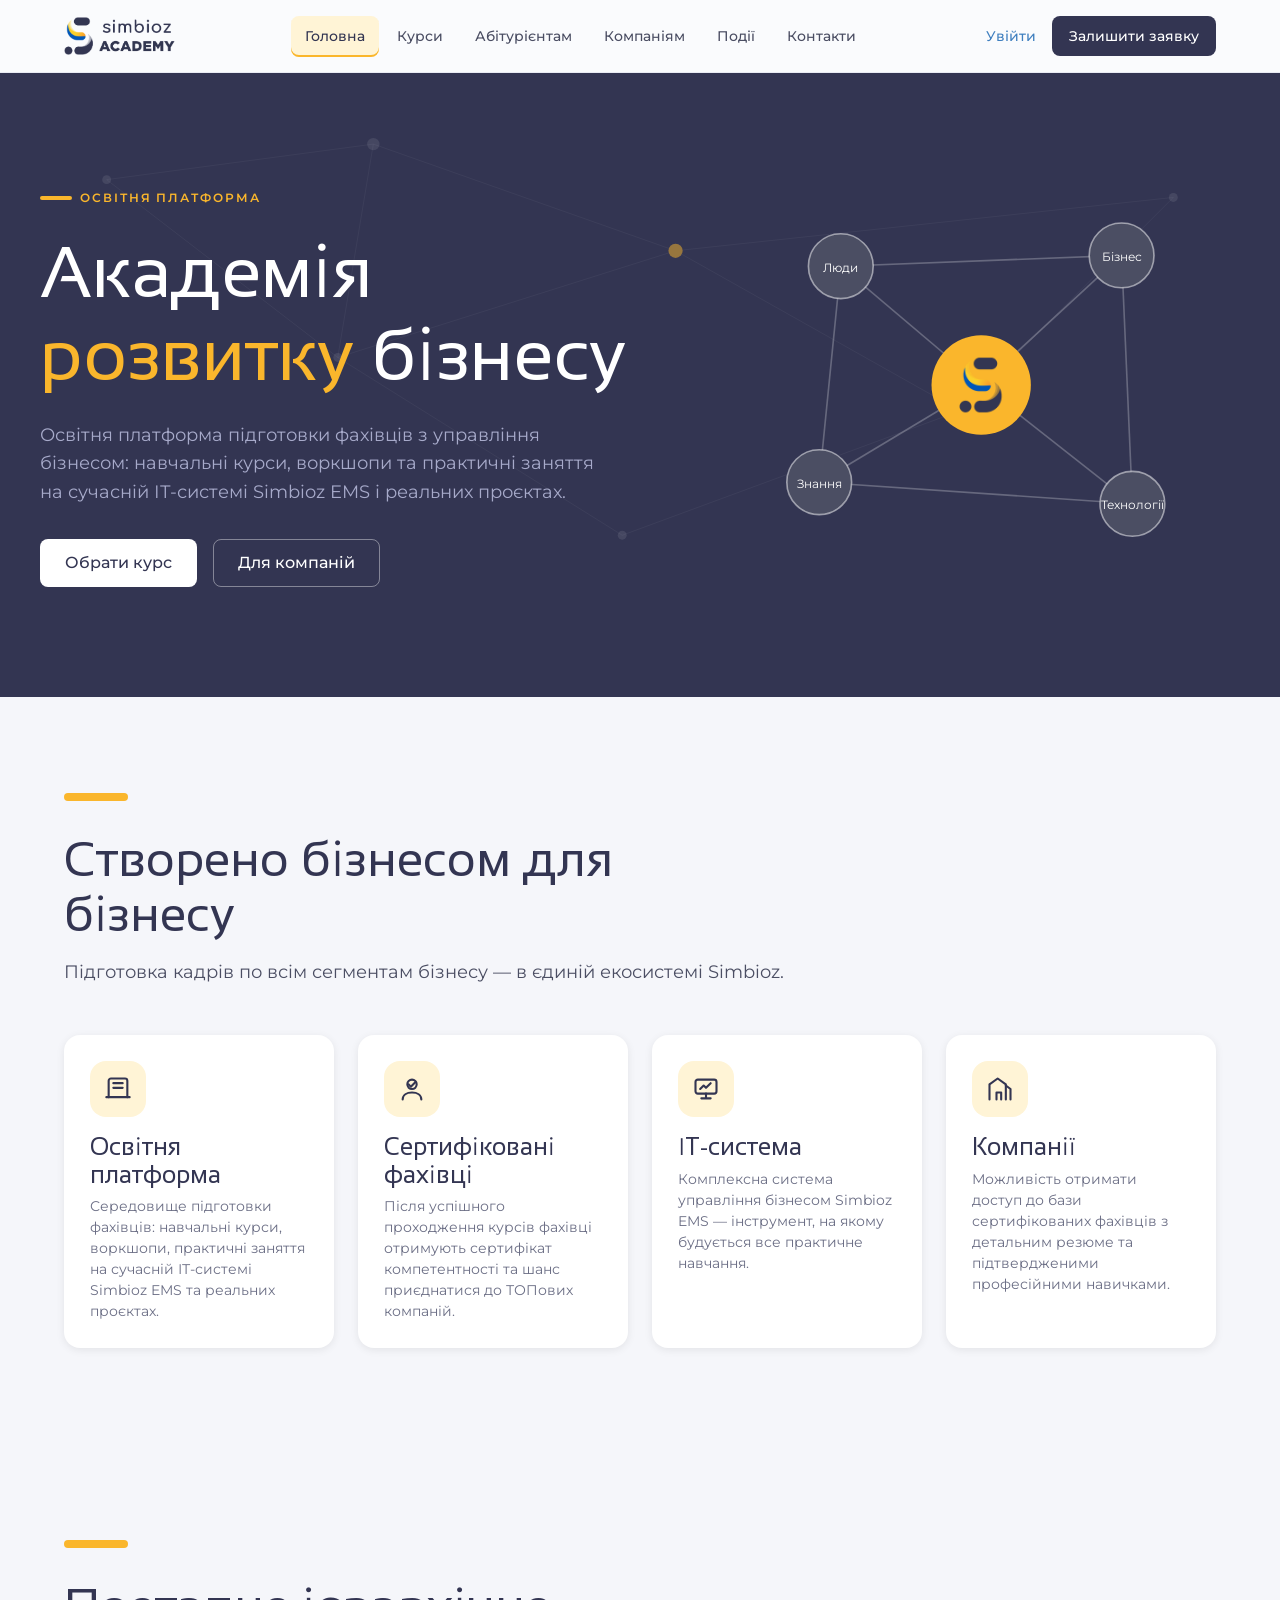
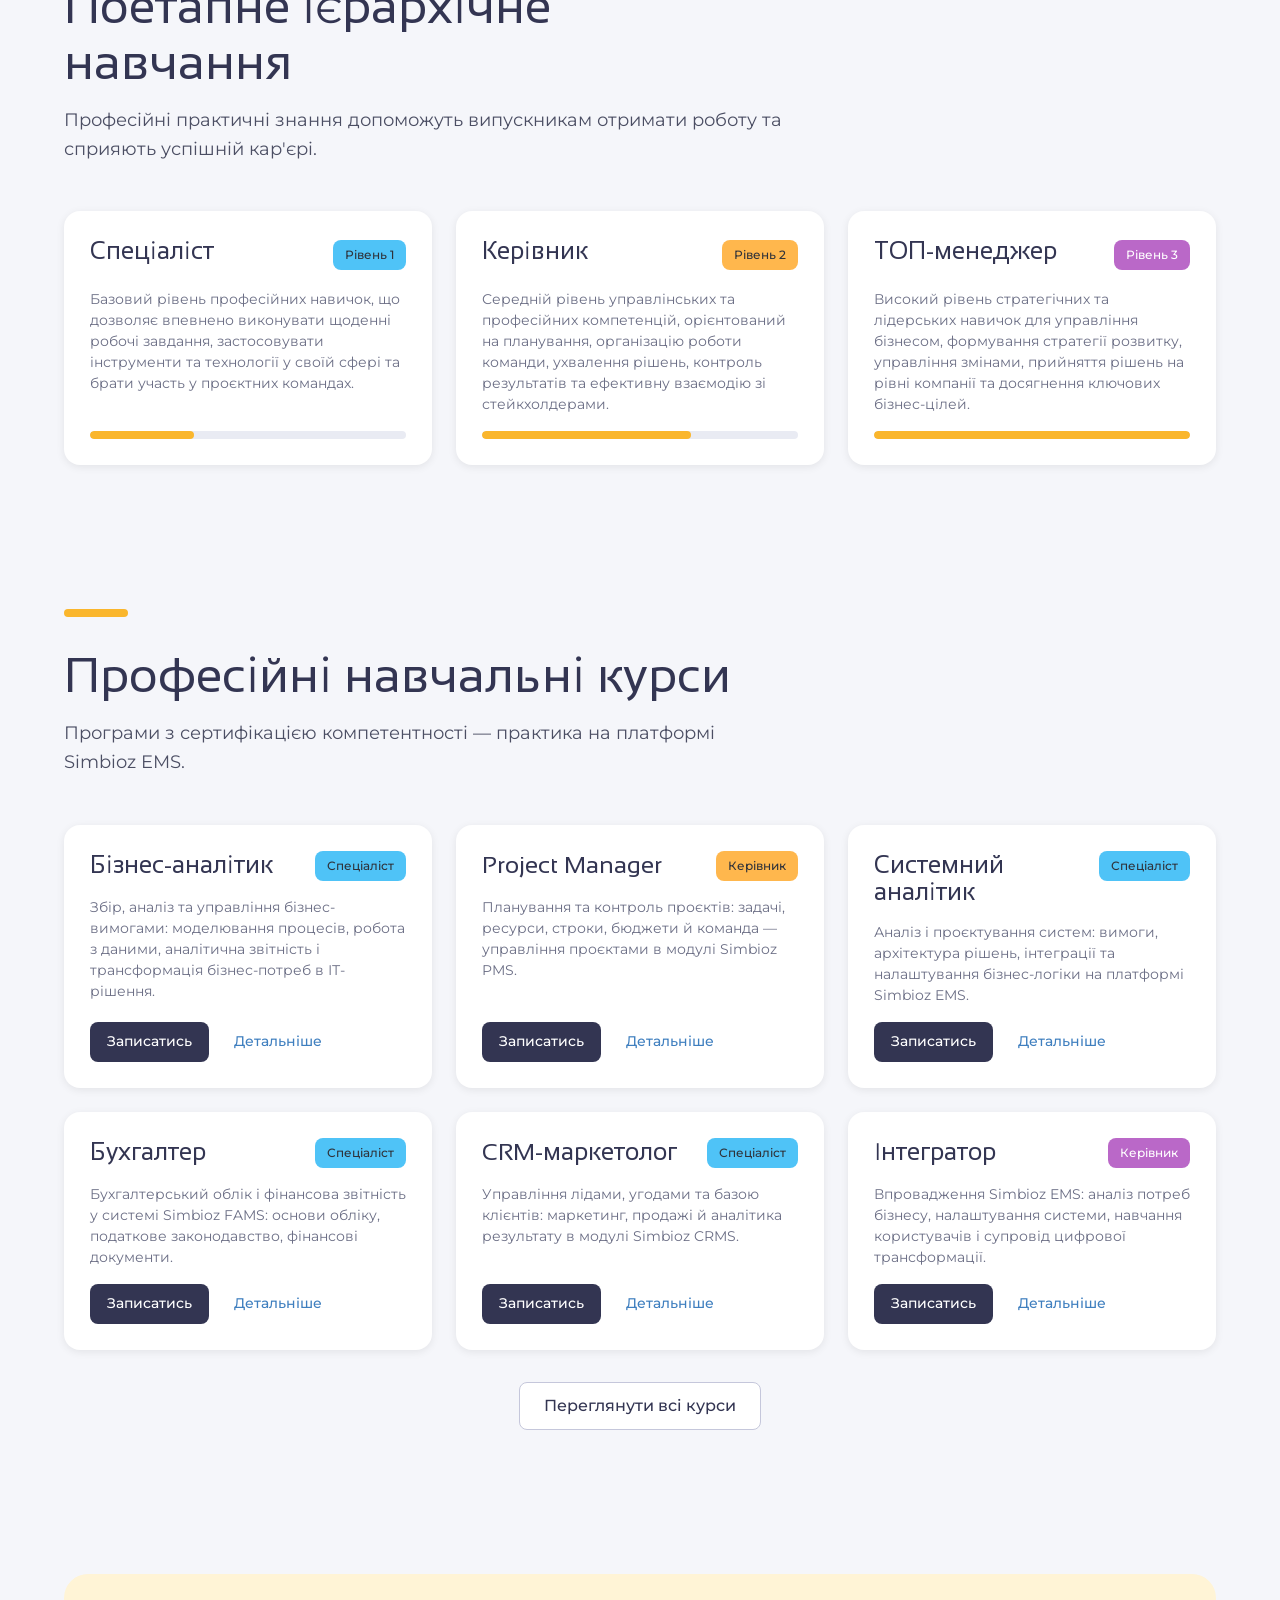
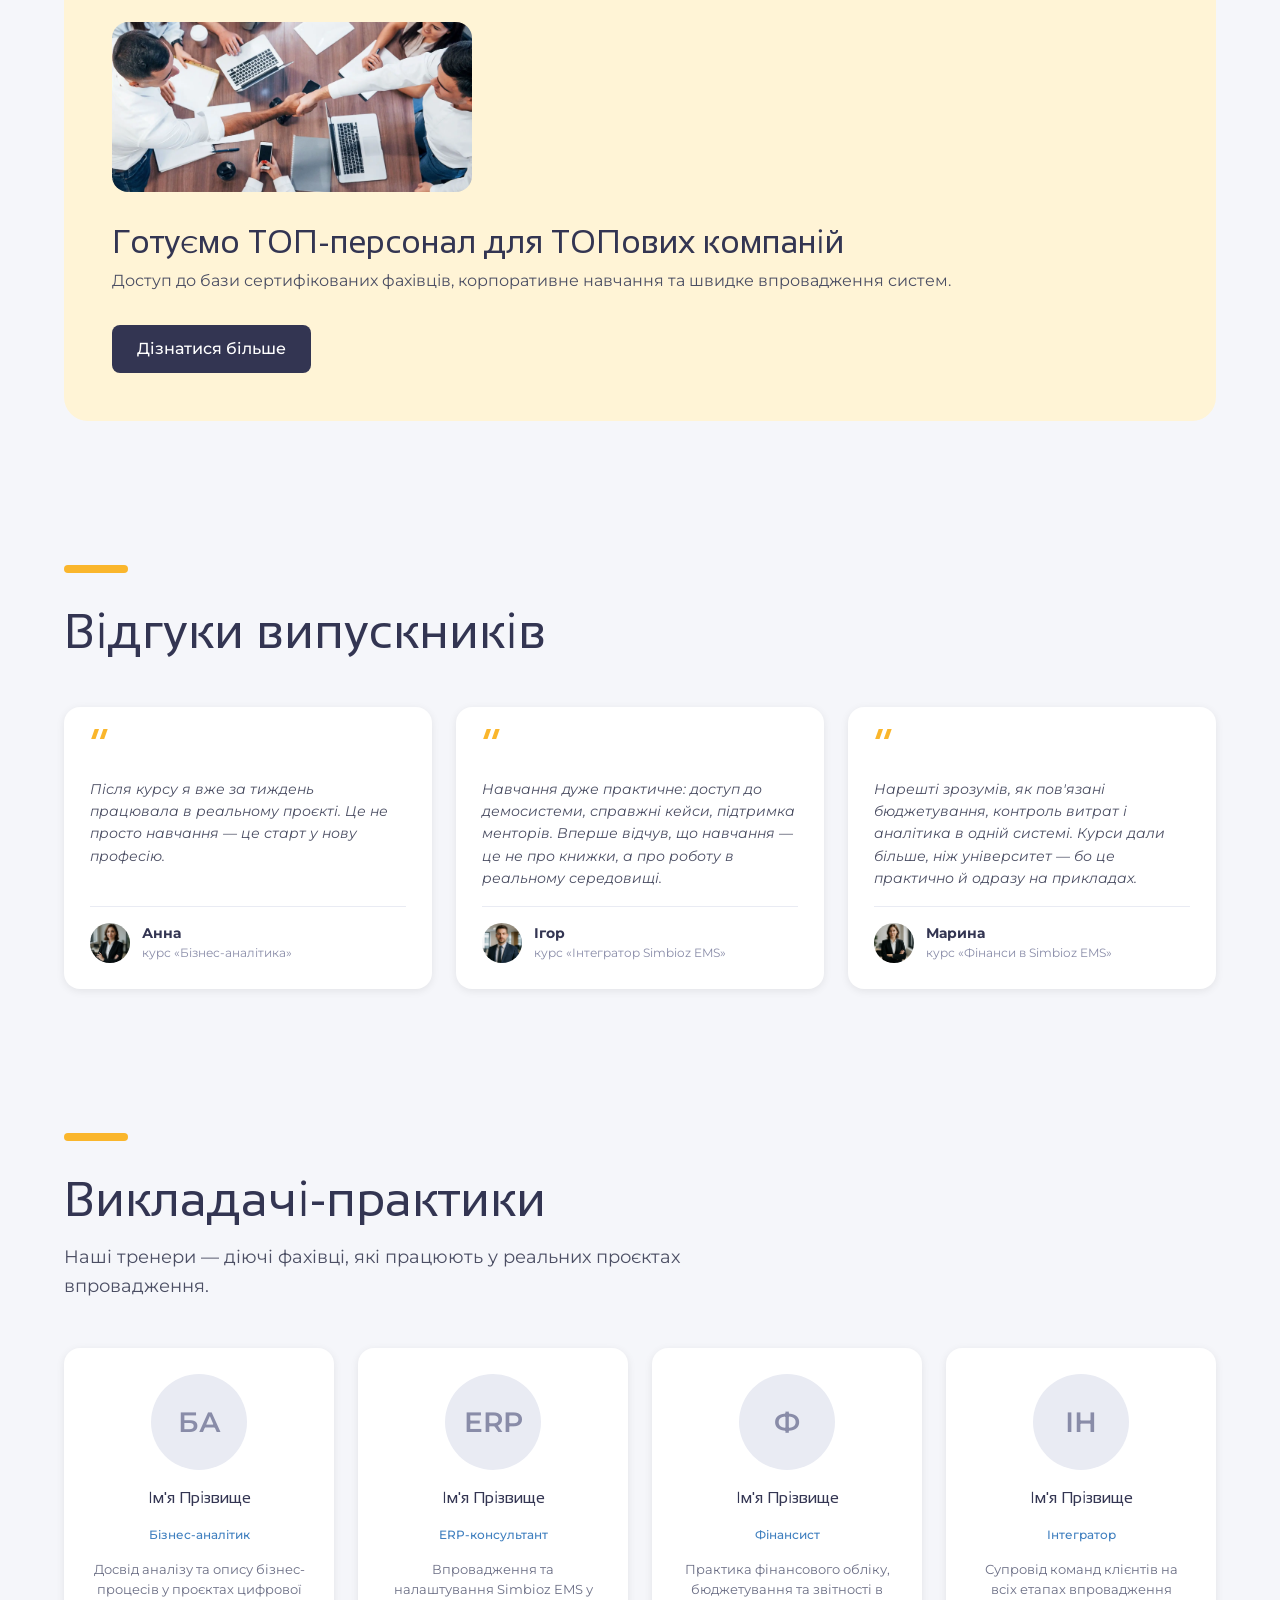
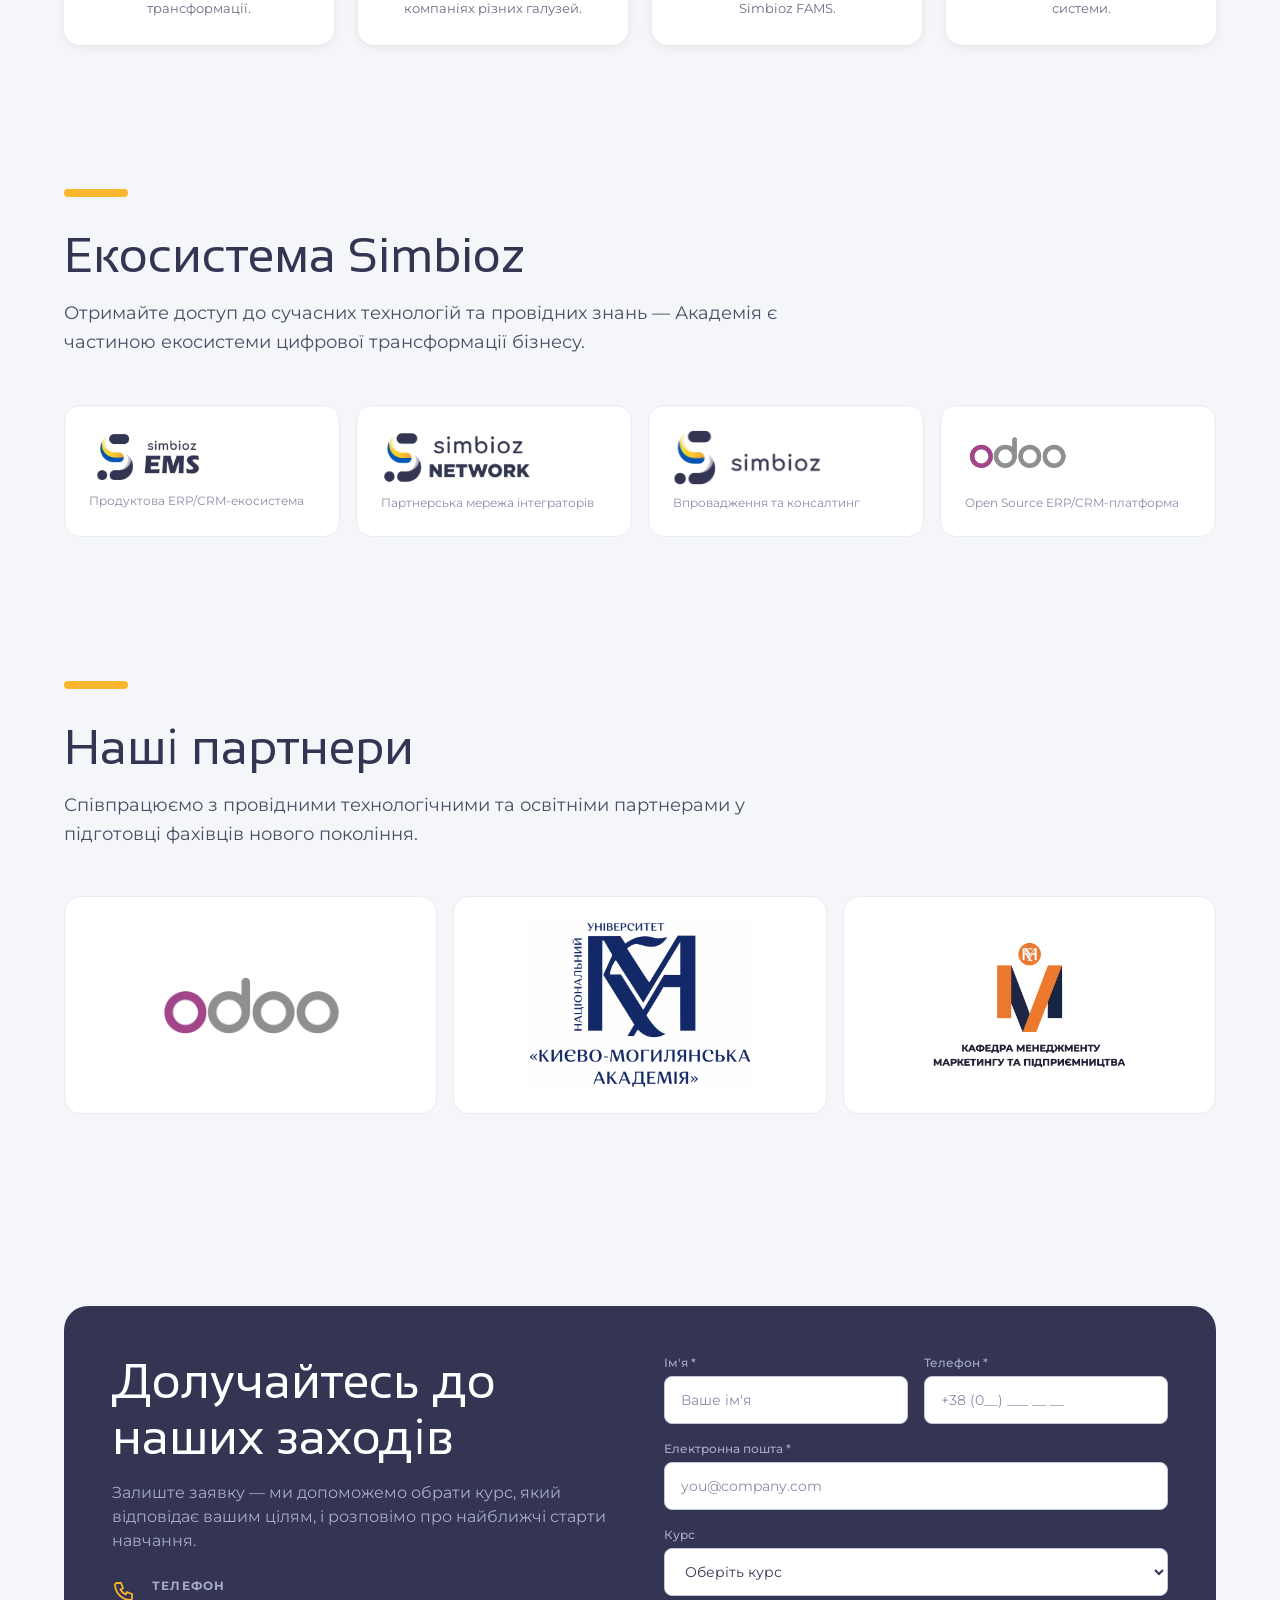
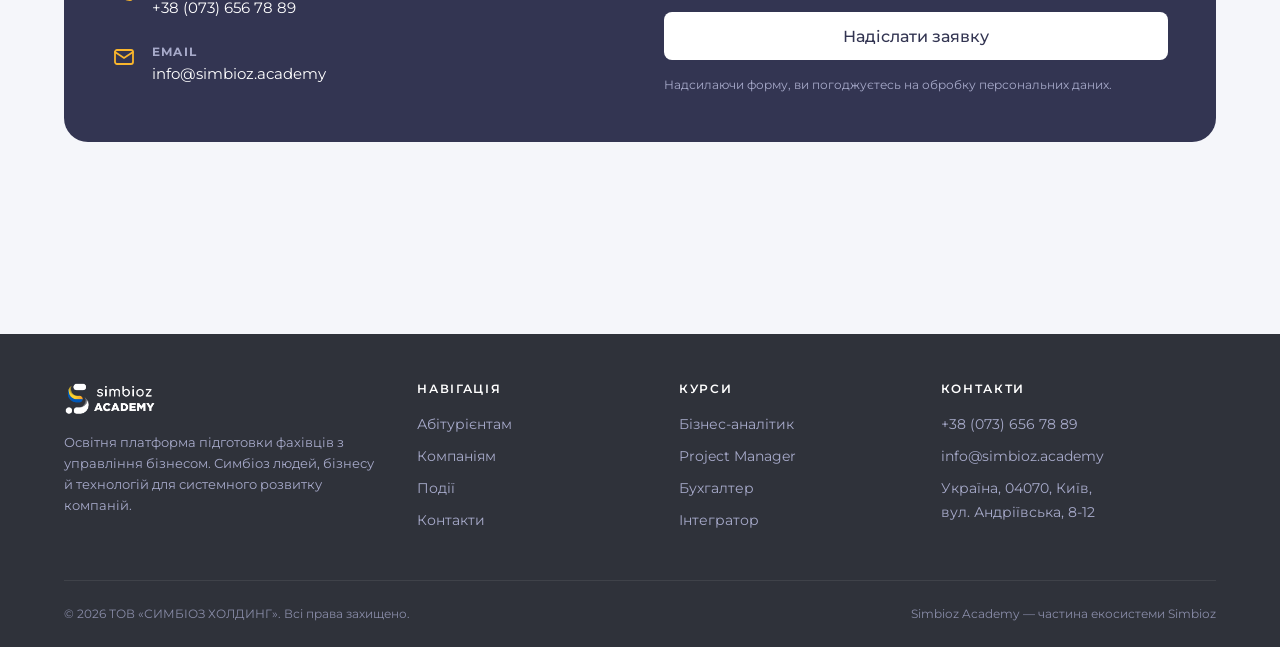
<file: site/index.html>
<!DOCTYPE html>
<html lang="uk">
<head>
  <meta charset="UTF-8">
  <meta name="viewport" content="width=device-width, initial-scale=1.0">
  <title>Simbioz Academy — освітня платформа підготовки фахівців з управління бізнесом</title>
  <meta name="description" content="Simbioz Academy — навчальні курси, воркшопи та практика на сучасній ІТ-системі Simbioz EMS. Сертифіковані фахівці для бізнесу.">
  <link rel="icon" type="image/png" href="img/favicon.png">
  <link rel="preconnect" href="https://fonts.googleapis.com">
  <link rel="preconnect" href="https://fonts.gstatic.com" crossorigin>
  <link href="https://fonts.googleapis.com/css2?family=Sansation:wght@400;700&family=Montserrat:wght@400;500;600&display=swap" rel="stylesheet">
  <link rel="stylesheet" href="css/style.css">
</head>
<body>

<header class="header">
  <div class="container header__inner">
    <a class="logo" href="index.html" aria-label="Simbioz Academy — головна">
      <img class="logo__img" src="img/logo_S_Academy.png" alt="Simbioz Academy">
    </a>
    <nav class="nav" aria-label="Основна навігація">
      <a href="index.html" class="is-active">Головна</a>
      <a href="courses.html">Курси</a>
      <a href="abiturient.html">Абітурієнтам</a>
      <a href="company.html">Компаніям</a>
      <a href="events.html">Події</a>
      <a href="contacts.html">Контакти</a>
    </nav>
    <div class="header__actions">
      <a class="header__login" href="https://simbioz.academy/web/login">Увійти</a>
      <a class="btn btn--primary btn--md" href="contacts.html#form">Залишити заявку</a>
      <button class="burger" aria-label="Меню" aria-expanded="false">
        <svg viewBox="0 0 24 24" fill="none" stroke-width="2" stroke-linecap="round"><path d="M4 7h16M4 12h16M4 17h16"/></svg>
      </button>
    </div>
  </div>
</header>

<main>

  <!-- HERO -->
  <section class="hero">
    <svg class="hero__bg" viewBox="0 0 1440 600" preserveAspectRatio="xMidYMid slice" aria-hidden="true">
      <g stroke="rgba(255,255,255,0.10)" stroke-width="1">
        <line x1="120" y1="120" x2="420" y2="80"/><line x1="420" y1="80" x2="380" y2="320"/>
        <line x1="120" y1="120" x2="380" y2="320"/><line x1="380" y1="320" x2="760" y2="200"/>
        <line x1="760" y1="200" x2="420" y2="80"/><line x1="760" y1="200" x2="1080" y2="380"/>
        <line x1="1080" y1="380" x2="1320" y2="140"/><line x1="760" y1="200" x2="1320" y2="140"/>
        <line x1="380" y1="320" x2="700" y2="520"/><line x1="700" y1="520" x2="1080" y2="380"/>
      </g>
      <g fill="rgba(255,255,255,0.18)">
        <circle cx="120" cy="120" r="5"/><circle cx="420" cy="80" r="7"/><circle cx="380" cy="320" r="5"/>
        <circle cx="1080" cy="380" r="7"/><circle cx="1320" cy="140" r="5"/><circle cx="700" cy="520" r="5"/>
      </g>
      <circle cx="760" cy="200" r="8" fill="#FAB62C"/>
    </svg>
    <div class="container hero__inner">
      <div>
        <span class="hero__kicker">Освітня платформа</span>
        <h1 class="h1">Академія <em>розвитку</em> бізнесу</h1>
        <p class="hero__text">Освітня платформа підготовки фахівців з управління бізнесом: навчальні курси, воркшопи та практичні заняття на сучасній ІТ-системі Simbioz EMS і реальних проєктах.</p>
        <div class="hero__cta">
          <a class="btn btn--light" href="courses.html">Обрати курс</a>
          <a class="btn btn--ghost" href="company.html">Для компаній</a>
        </div>
      </div>
      <div class="hero__art">
        <svg viewBox="0 0 480 400" fill="none" aria-hidden="true">
          <g stroke="rgba(255,255,255,0.25)" stroke-width="1.5">
            <line x1="240" y1="200" x2="110" y2="90"/><line x1="240" y1="200" x2="370" y2="80"/>
            <line x1="240" y1="200" x2="90" y2="290"/><line x1="240" y1="200" x2="380" y2="310"/>
            <line x1="110" y1="90" x2="370" y2="80"/><line x1="90" y1="290" x2="380" y2="310"/>
            <line x1="110" y1="90" x2="90" y2="290"/><line x1="370" y1="80" x2="380" y2="310"/>
          </g>
          <circle cx="240" cy="200" r="46" fill="#FAB62C"/>
          <image href="img/logo/logo_S.png" x="188" y="148" width="104" height="104"/>
          <g fill="#4B4E63" stroke="rgba(255,255,255,0.5)" stroke-width="1.5">
            <circle cx="110" cy="90" r="30"/><circle cx="370" cy="80" r="30"/>
            <circle cx="90" cy="290" r="30"/><circle cx="380" cy="310" r="30"/>
          </g>
          <text x="110" y="95" text-anchor="middle" font-family="Montserrat, sans-serif" font-size="11" fill="#fff">Люди</text>
          <text x="370" y="85" text-anchor="middle" font-family="Montserrat, sans-serif" font-size="11" fill="#fff">Бізнес</text>
          <text x="90" y="295" text-anchor="middle" font-family="Montserrat, sans-serif" font-size="11" fill="#fff">Знання</text>
          <text x="380" y="315" text-anchor="middle" font-family="Montserrat, sans-serif" font-size="11" fill="#fff">Технології</text>
        </svg>
      </div>
    </div>
  </section>

  <!-- FEATURES -->
  <section class="section">
    <div class="container">
      <div class="section-head reveal">
        <span class="accent-line"></span>
        <h2 class="h2">Створено бізнесом для бізнесу</h2>
        <p class="lead">Підготовка кадрів по всім сегментам бізнесу — в єдиній екосистемі Simbioz.</p>
      </div>
      <div class="grid grid-4">
        <article class="card reveal">
          <div class="card__icon"><svg viewBox="0 0 24 24" fill="none" stroke-width="1.8" stroke-linecap="round" stroke-linejoin="round"><path d="M4 19V5a2 2 0 0 1 2-2h12a2 2 0 0 1 2 2v14"/><path d="M2 19h20"/><path d="M8 7h8M8 11h8"/></svg></div>
          <h3 class="h4">Освітня платформа</h3>
          <p>Середовище підготовки фахівців: навчальні курси, воркшопи, практичні заняття на сучасній ІТ-системі Simbioz EMS та реальних проєктах.</p>
        </article>
        <article class="card reveal">
          <div class="card__icon"><svg viewBox="0 0 24 24" fill="none" stroke-width="1.8" stroke-linecap="round" stroke-linejoin="round"><circle cx="12" cy="8" r="4"/><path d="M4 21c0-4 3.6-6 8-6s8 2 8 6"/><path d="M9 8l2 2 4-4"/></svg></div>
          <h3 class="h4">Сертифіковані фахівці</h3>
          <p>Після успішного проходження курсів фахівці отримують сертифікат компетентності та шанс приєднатися до ТОПових компаній.</p>
        </article>
        <article class="card reveal">
          <div class="card__icon"><svg viewBox="0 0 24 24" fill="none" stroke-width="1.8" stroke-linecap="round" stroke-linejoin="round"><rect x="3" y="4" width="18" height="12" rx="2"/><path d="M8 20h8M12 16v4"/><path d="M7 12l3-3 2 2 4-4"/></svg></div>
          <h3 class="h4">ІТ-система</h3>
          <p>Комплексна система управління бізнесом Simbioz EMS — інструмент, на якому будується все практичне навчання.</p>
        </article>
        <article class="card reveal">
          <div class="card__icon"><svg viewBox="0 0 24 24" fill="none" stroke-width="1.8" stroke-linecap="round" stroke-linejoin="round"><path d="M3 21V8l7-5 7 5v13"/><path d="M21 21V12l-4-3"/><path d="M9 21v-6h4v6"/></svg></div>
          <h3 class="h4">Компанії</h3>
          <p>Можливість отримати доступ до бази сертифікованих фахівців з детальним резюме та підтвердженими професійними навичками.</p>
        </article>
      </div>
    </div>
  </section>

  <!-- LEVELS -->
  <section class="section">
    <div class="container">
      <div class="section-head reveal">
        <span class="accent-line"></span>
        <h2 class="h2">Поетапне ієрархічне навчання</h2>
        <p class="lead">Професійні практичні знання допоможуть випускникам отримати роботу та сприяють успішній кар'єрі.</p>
      </div>
      <div class="grid grid-3">
        <article class="card level-card reveal">
          <div class="level-card__top">
            <h3 class="h4">Спеціаліст</h3>
            <span class="badge badge--sky">Рівень 1</span>
          </div>
          <p>Базовий рівень професійних навичок, що дозволяє впевнено виконувати щоденні робочі завдання, застосовувати інструменти та технології у своїй сфері та брати участь у проєктних командах.</p>
          <div class="progress" role="img" aria-label="Рівень 1 з 3"><div class="progress__fill" style="width:33%"></div></div>
        </article>
        <article class="card level-card reveal">
          <div class="level-card__top">
            <h3 class="h4">Керівник</h3>
            <span class="badge badge--orange">Рівень 2</span>
          </div>
          <p>Середній рівень управлінських та професійних компетенцій, орієнтований на планування, організацію роботи команди, ухвалення рішень, контроль результатів та ефективну взаємодію зі стейкхолдерами.</p>
          <div class="progress" role="img" aria-label="Рівень 2 з 3"><div class="progress__fill" style="width:66%"></div></div>
        </article>
        <article class="card level-card reveal">
          <div class="level-card__top">
            <h3 class="h4">ТОП-менеджер</h3>
            <span class="badge badge--purple">Рівень 3</span>
          </div>
          <p>Високий рівень стратегічних та лідерських навичок для управління бізнесом, формування стратегії розвитку, управління змінами, прийняття рішень на рівні компанії та досягнення ключових бізнес-цілей.</p>
          <div class="progress" role="img" aria-label="Рівень 3 з 3"><div class="progress__fill" style="width:100%"></div></div>
        </article>
      </div>
    </div>
  </section>

  <!-- COURSES -->
  <section class="section section--tight">
    <div class="container">
      <div class="section-head reveal">
        <span class="accent-line"></span>
        <h2 class="h2">Професійні навчальні курси</h2>
        <p class="lead">Програми з сертифікацією компетентності — практика на платформі Simbioz EMS.</p>
      </div>
      <div class="grid grid-3">
        <article class="card course-card reveal">
          <div class="course-card__head"><h3 class="h4">Бізнес-аналітик</h3><span class="badge badge--sky">Спеціаліст</span></div>
          <p>Збір, аналіз та управління бізнес-вимогами: моделювання процесів, робота з даними, аналітична звітність і трансформація бізнес-потреб в ІТ-рішення.</p>
          <div class="course-card__actions"><a class="btn btn--primary btn--md" href="contacts.html?course=business-analyst#form">Записатись</a><a class="btn btn--tertiary btn--md" href="courses.html">Детальніше</a></div>
        </article>
        <article class="card course-card reveal">
          <div class="course-card__head"><h3 class="h4">Project Manager</h3><span class="badge badge--orange">Керівник</span></div>
          <p>Планування та контроль проєктів: задачі, ресурси, строки, бюджети й команда — управління проєктами в модулі Simbioz PMS.</p>
          <div class="course-card__actions"><a class="btn btn--primary btn--md" href="contacts.html?course=project-manager#form">Записатись</a><a class="btn btn--tertiary btn--md" href="courses.html">Детальніше</a></div>
        </article>
        <article class="card course-card reveal">
          <div class="course-card__head"><h3 class="h4">Системний аналітик</h3><span class="badge badge--sky">Спеціаліст</span></div>
          <p>Аналіз і проєктування систем: вимоги, архітектура рішень, інтеграції та налаштування бізнес-логіки на платформі Simbioz EMS.</p>
          <div class="course-card__actions"><a class="btn btn--primary btn--md" href="contacts.html?course=system-analyst#form">Записатись</a><a class="btn btn--tertiary btn--md" href="courses.html">Детальніше</a></div>
        </article>
        <article class="card course-card reveal">
          <div class="course-card__head"><h3 class="h4">Бухгалтер</h3><span class="badge badge--sky">Спеціаліст</span></div>
          <p>Бухгалтерський облік і фінансова звітність у системі Simbioz FAMS: основи обліку, податкове законодавство, фінансові документи.</p>
          <div class="course-card__actions"><a class="btn btn--primary btn--md" href="contacts.html?course=accountant#form">Записатись</a><a class="btn btn--tertiary btn--md" href="courses.html">Детальніше</a></div>
        </article>
        <article class="card course-card reveal">
          <div class="course-card__head"><h3 class="h4">CRM-маркетолог</h3><span class="badge badge--sky">Спеціаліст</span></div>
          <p>Управління лідами, угодами та базою клієнтів: маркетинг, продажі й аналітика результату в модулі Simbioz CRMS.</p>
          <div class="course-card__actions"><a class="btn btn--primary btn--md" href="contacts.html?course=crm-marketer#form">Записатись</a><a class="btn btn--tertiary btn--md" href="courses.html">Детальніше</a></div>
        </article>
        <article class="card course-card reveal">
          <div class="course-card__head"><h3 class="h4">Інтегратор</h3><span class="badge badge--purple">Керівник</span></div>
          <p>Впровадження Simbioz EMS: аналіз потреб бізнесу, налаштування системи, навчання користувачів і супровід цифрової трансформації.</p>
          <div class="course-card__actions"><a class="btn btn--primary btn--md" href="contacts.html?course=integrator#form">Записатись</a><a class="btn btn--tertiary btn--md" href="courses.html">Детальніше</a></div>
        </article>
      </div>
      <div style="text-align:center; margin-top: var(--sp-xl);" class="reveal">
        <a class="btn btn--secondary" href="courses.html">Переглянути всі курси</a>
      </div>
    </div>
  </section>

  <!-- B2B TEASER -->
  <section class="section">
    <div class="container">
      <div class="band reveal">
        <img class="band__img" src="img/young-business-people-that-working-together.webp" alt="Ділове партнерство — команда за спільною роботою">
        <div>
          <h2 class="h3">Готуємо ТОП-персонал для ТОПових компаній</h2>
          <p>Доступ до бази сертифікованих фахівців, корпоративне навчання та швидке впровадження систем.</p>
        </div>
        <a class="btn btn--primary" href="company.html">Дізнатися більше</a>
      </div>
    </div>
  </section>

  <!-- TESTIMONIALS -->
  <section class="section section--tight">
    <div class="container">
      <div class="section-head reveal">
        <span class="accent-line"></span>
        <h2 class="h2">Відгуки випускників</h2>
      </div>
      <div class="grid grid-3">
        <article class="card quote-card reveal">
          <span class="quote-card__mark">“</span>
          <blockquote>Після курсу я вже за тиждень працювала в реальному проєкті. Це не просто навчання — це старт у нову професію.</blockquote>
          <div class="quote-card__person">
            <span class="avatar avatar--photo"><img src="img/vidguky/g1.webp" alt="Анна"></span>
            <span><b>Анна</b><span>курс «Бізнес-аналітика»</span></span>
          </div>
        </article>
        <article class="card quote-card reveal">
          <span class="quote-card__mark">“</span>
          <blockquote>Навчання дуже практичне: доступ до демосистеми, справжні кейси, підтримка менторів. Вперше відчув, що навчання — це не про книжки, а про роботу в реальному середовищі.</blockquote>
          <div class="quote-card__person">
            <span class="avatar avatar--photo"><img src="img/vidguky/m1.webp" alt="Ігор"></span>
            <span><b>Ігор</b><span>курс «Інтегратор Simbioz EMS»</span></span>
          </div>
        </article>
        <article class="card quote-card reveal">
          <span class="quote-card__mark">“</span>
          <blockquote>Нарешті зрозумів, як пов'язані бюджетування, контроль витрат і аналітика в одній системі. Курси дали більше, ніж університет — бо це практично й одразу на прикладах.</blockquote>
          <div class="quote-card__person">
            <span class="avatar avatar--photo"><img src="img/vidguky/g2.webp" alt="Марина"></span>
            <span><b>Марина</b><span>курс «Фінанси в Simbioz EMS»</span></span>
          </div>
        </article>
      </div>
    </div>
  </section>

  <!-- TEACHERS -->
  <section class="section">
    <div class="container">
      <div class="section-head reveal">
        <span class="accent-line"></span>
        <h2 class="h2">Викладачі-практики</h2>
        <p class="lead">Наші тренери — діючі фахівці, які працюють у реальних проєктах впровадження.</p>
      </div>
      <div class="grid grid-4">
        <!-- TODO: замінити плейсхолдери на реальні фото, імена та посади викладачів -->
        <article class="card team-card reveal">
          <span class="avatar avatar--lg">БА</span>
          <b>Ім'я Прізвище</b>
          <span class="role">Бізнес-аналітик</span>
          <p>Досвід аналізу та опису бізнес-процесів у проєктах цифрової трансформації.</p>
        </article>
        <article class="card team-card reveal">
          <span class="avatar avatar--lg">ERP</span>
          <b>Ім'я Прізвище</b>
          <span class="role">ERP-консультант</span>
          <p>Впровадження та налаштування Simbioz EMS у компаніях різних галузей.</p>
        </article>
        <article class="card team-card reveal">
          <span class="avatar avatar--lg">Ф</span>
          <b>Ім'я Прізвище</b>
          <span class="role">Фінансист</span>
          <p>Практика фінансового обліку, бюджетування та звітності в Simbioz FAMS.</p>
        </article>
        <article class="card team-card reveal">
          <span class="avatar avatar--lg">ІН</span>
          <b>Ім'я Прізвище</b>
          <span class="role">Інтегратор</span>
          <p>Супровід команд клієнтів на всіх етапах впровадження системи.</p>
        </article>
      </div>
    </div>
  </section>

  <!-- PARTNERS / ECOSYSTEM -->
  <section class="section section--tight">
    <div class="container">
      <div class="section-head reveal">
        <span class="accent-line"></span>
        <h2 class="h2">Екосистема Simbioz</h2>
        <p class="lead">Отримайте доступ до сучасних технологій та провідних знань — Академія є частиною екосистеми цифрової трансформації бізнесу.</p>
      </div>
      <div class="partners reveal">
        <div class="partner"><span class="partner__logo partner__logo--xl"><img src="img/logo/logo_s-ems_x350px.jpg" alt="Simbioz EMS"></span><span>Продуктова ERP/CRM-екосистема</span></div>
        <div class="partner"><span class="partner__logo"><img src="img/logo/logo_Simbioz_Network.webp" alt="Simbioz Network"></span><span>Партнерська мережа інтеграторів</span></div>
        <div class="partner"><span class="partner__logo"><img src="img/logo/logo_Simbioz.webp" alt="Simbioz"></span><span>Впровадження та консалтинг</span></div>
        <div class="partner"><span class="partner__logo"><img src="img/logo/Odoo_logo.png" alt="Odoo"></span><span>Open Source ERP/CRM-платформа</span></div>
      </div>
    </div>
  </section>

  <!-- PARTNERS -->
  <section class="section">
    <div class="container">
      <div class="section-head reveal">
        <span class="accent-line"></span>
        <h2 class="h2">Наші партнери</h2>
        <p class="lead">Співпрацюємо з провідними технологічними та освітніми партнерами у підготовці фахівців нового покоління.</p>
      </div>
      <div class="partners partners--lg reveal">
        <div class="partner"><span class="partner__logo"><img src="img/logo/Odoo_logo.webp" alt="Odoo"></span></div>
        <div class="partner"><span class="partner__logo"><img src="img/partners/kma.webp" alt="Національний університет «Києво-Могилянська академія»"></span></div>
        <div class="partner"><span class="partner__logo"><img src="img/partners/kma_kmmp.webp" alt="Кафедра менеджменту, маркетингу та підприємництва"></span></div>
      </div>
    </div>
  </section>

  <!-- CTA + FORM -->
  <section class="section" id="apply">
    <div class="container">
      <div class="cta reveal">
        <div>
          <h2 class="h2">Долучайтесь до наших заходів</h2>
          <p style="margin-bottom: var(--sp-lg);">Залиште заявку — ми допоможемо обрати курс, який відповідає вашим цілям, і розповімо про найближчі старти навчання.</p>
          <div class="contact-info">
            <div class="contact-info__item">
              <svg viewBox="0 0 24 24" fill="none" stroke-width="1.8" stroke-linecap="round"><path d="M5 4h4l2 5-2.5 1.5a12 12 0 0 0 5 5L15 13l5 2v4a2 2 0 0 1-2 2A16 16 0 0 1 3 6a2 2 0 0 1 2-2z"/></svg>
              <span><b>Телефон</b><a href="tel:+380736567889">+38 (073) 656 78 89</a></span>
            </div>
            <div class="contact-info__item">
              <svg viewBox="0 0 24 24" fill="none" stroke-width="1.8" stroke-linecap="round"><rect x="3" y="5" width="18" height="14" rx="2"/><path d="M3 7l9 6 9-6"/></svg>
              <span><b>Email</b><a href="mailto:info@simbioz.academy">info@simbioz.academy</a></span>
            </div>
          </div>
        </div>
        <form class="form js-form" novalidate>
          <div class="form__row">
            <div class="field"><label for="f-name">Ім'я *</label><input id="f-name" name="name" type="text" placeholder="Ваше ім'я" required></div>
            <div class="field"><label for="f-phone">Телефон *</label><input id="f-phone" name="phone" type="tel" placeholder="+38 (0__) ___ __ __" required></div>
          </div>
          <div class="field"><label for="f-email">Електронна пошта *</label><input id="f-email" name="email" type="email" placeholder="you@company.com" required></div>
          <div class="field">
            <label for="f-course">Курс</label>
            <select id="f-course" name="course">
              <option value="">Оберіть курс</option>
              <option value="business-analyst">Бізнес-аналітик</option>
              <option value="project-manager">Project Manager</option>
              <option value="system-analyst">Системний аналітик</option>
              <option value="accountant">Бухгалтер</option>
              <option value="crm-marketer">CRM-маркетолог</option>
              <option value="integrator">Інтегратор</option>
            </select>
          </div>
          <button class="btn btn--light" type="submit">Надіслати заявку</button>
          <p class="form__note">Надсилаючи форму, ви погоджуєтесь на обробку персональних даних.</p>
          <div class="form-success" role="status"><span><b>Дякуємо!</b> Вашу заявку отримано — ми зв'яжемось із вами найближчим часом.</span></div>
        </form>
      </div>
    </div>
  </section>

</main>

<footer class="footer">
  <div class="container">
    <div class="footer__grid">
      <div>
        <a class="logo" href="index.html" aria-label="Simbioz Academy — головна">
          <img class="logo__img" src="img/logo_footer.png" alt="Simbioz">
        </a>
        <p>Освітня платформа підготовки фахівців з управління бізнесом. Симбіоз людей, бізнесу й технологій для системного розвитку компаній.</p>
      </div>
      <div>
        <h5>Навігація</h5>
        <ul>
          <li><a href="abiturient.html">Абітурієнтам</a></li>
          <li><a href="company.html">Компаніям</a></li>
          <li><a href="events.html">Події</a></li>
          <li><a href="contacts.html">Контакти</a></li>
        </ul>
      </div>
      <div>
        <h5>Курси</h5>
        <ul>
          <li><a href="courses.html">Бізнес-аналітик</a></li>
          <li><a href="courses.html">Project Manager</a></li>
          <li><a href="courses.html">Бухгалтер</a></li>
          <li><a href="courses.html">Інтегратор</a></li>
        </ul>
      </div>
      <div>
        <h5>Контакти</h5>
        <ul>
          <li><a href="tel:+380736567889">+38 (073) 656 78 89</a></li>
          <li><a href="mailto:info@simbioz.academy">info@simbioz.academy</a></li>
          <li><span style="font-size:14px;">Україна, 04070, Київ,<br>вул. Андріївська, 8-12</span></li>
        </ul>
      </div>
    </div>
    <div class="footer__bottom">
      <span>© 2026 ТОВ «СИМБІОЗ ХОЛДИНГ». Всі права захищено.</span>
      <span>Simbioz Academy — частина екосистеми Simbioz</span>
    </div>
  </div>
</footer>

<script src="js/main.js"></script>
</body>
</html>
</file>
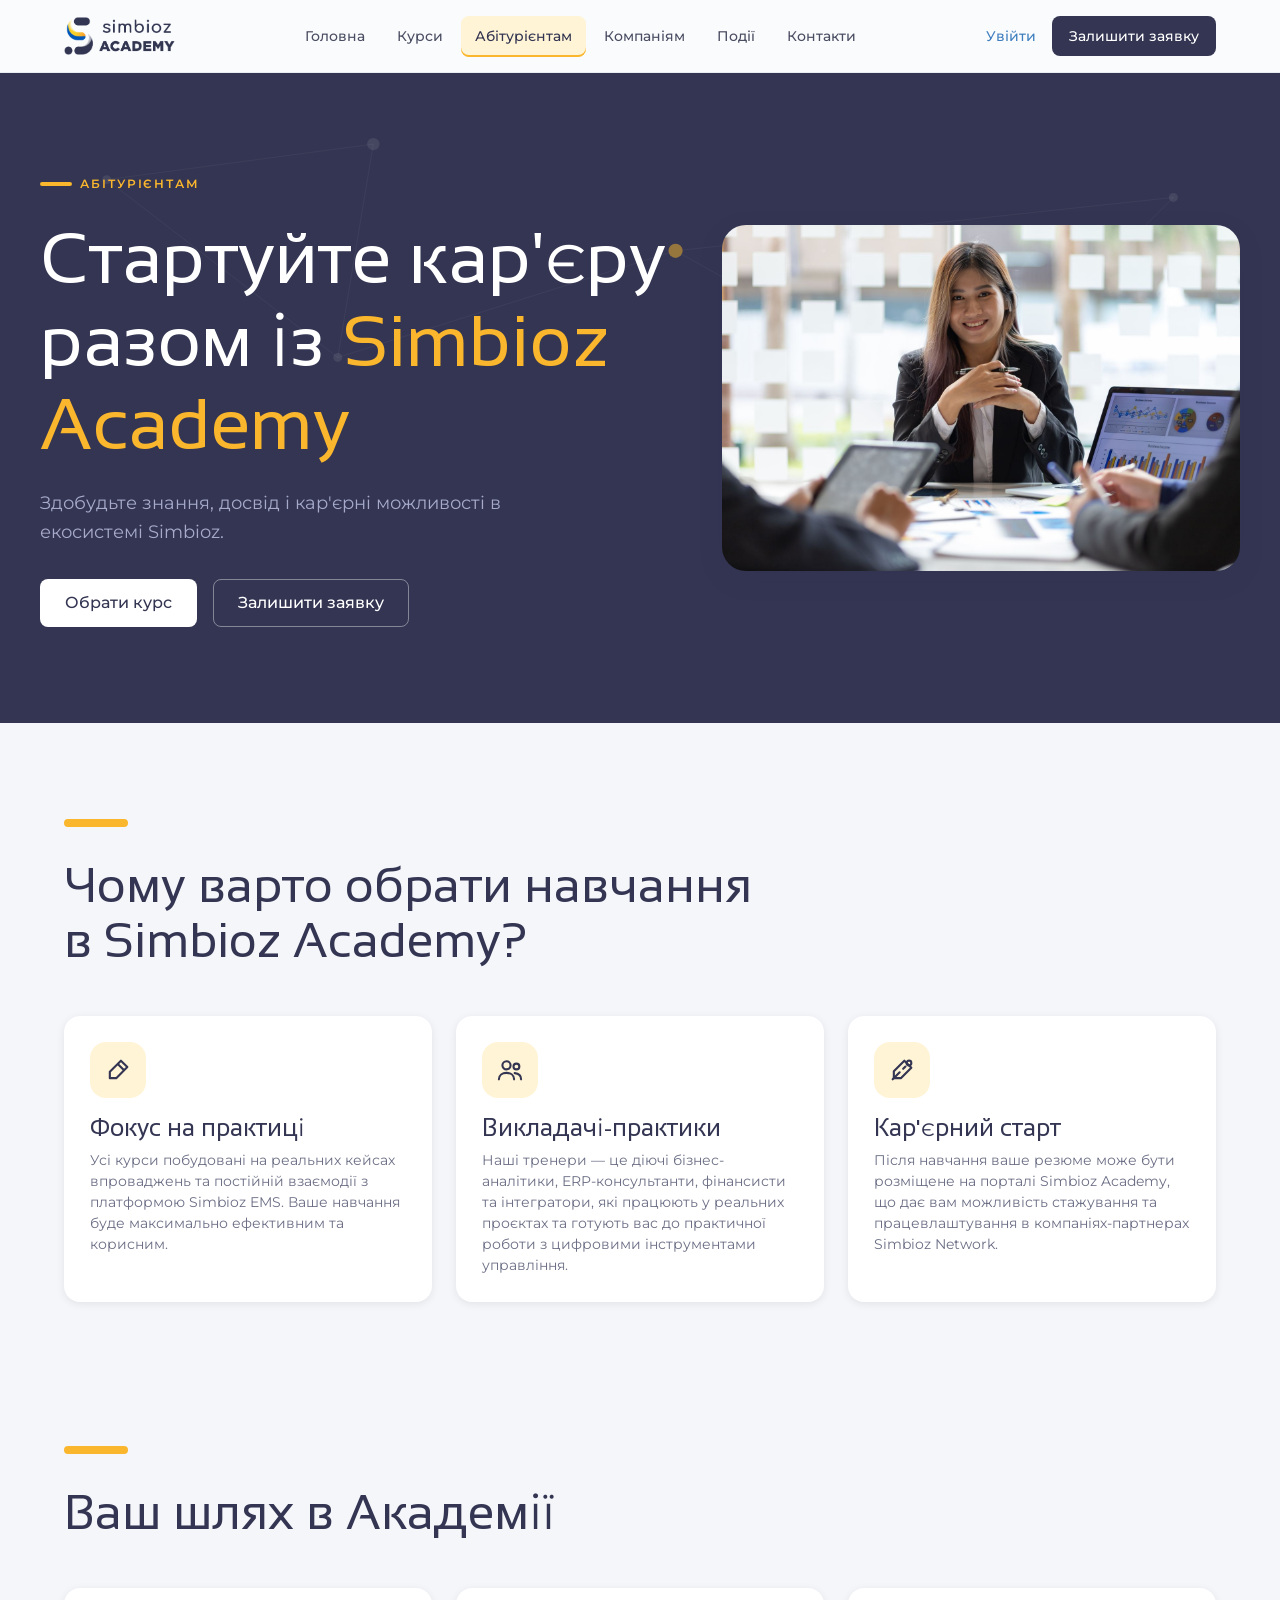
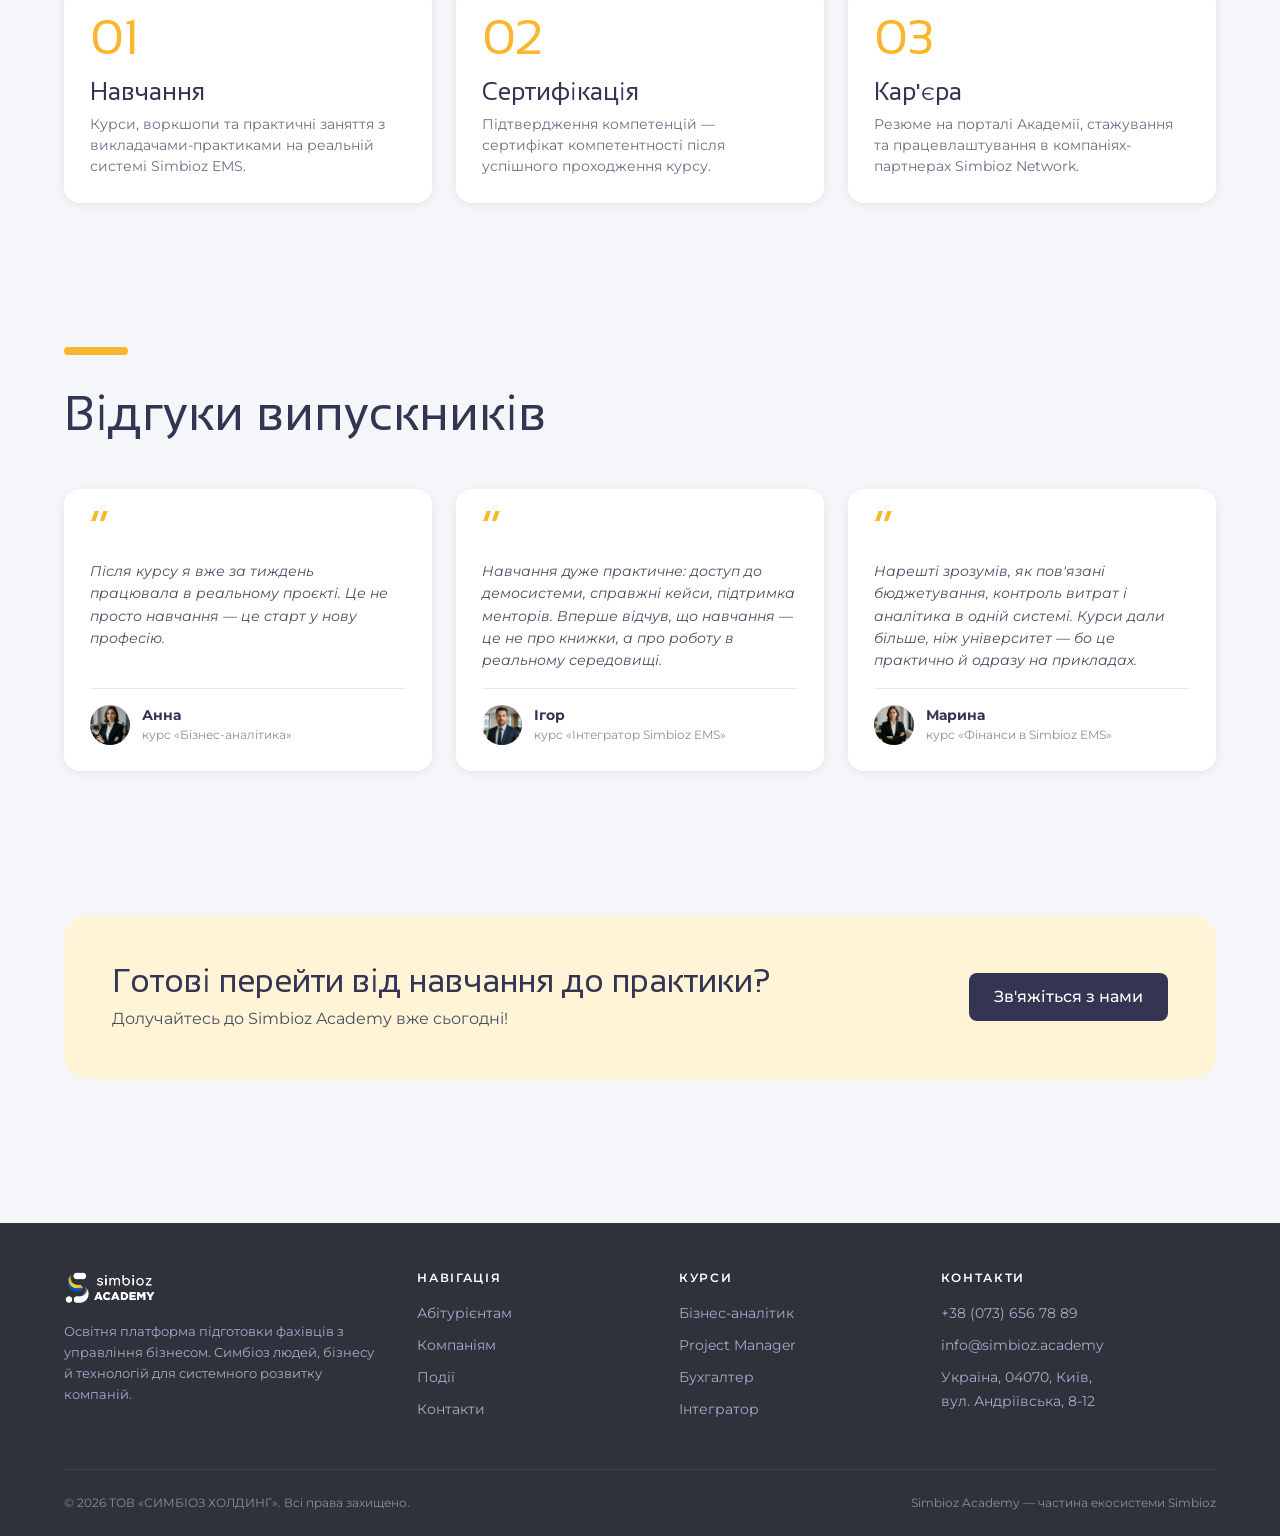
<file: site/abiturient.html>
<!DOCTYPE html>
<html lang="uk">
<head>
  <meta charset="UTF-8">
  <meta name="viewport" content="width=device-width, initial-scale=1.0">
  <title>Абітурієнтам | Simbioz Academy</title>
  <meta name="description" content="Стартуйте кар'єру разом із Simbioz Academy: практичне навчання, викладачі-практики та кар'єрні можливості в екосистемі Simbioz.">
  <link rel="icon" type="image/png" href="img/favicon.png">
  <link rel="preconnect" href="https://fonts.googleapis.com">
  <link rel="preconnect" href="https://fonts.gstatic.com" crossorigin>
  <link href="https://fonts.googleapis.com/css2?family=Sansation:wght@400;700&family=Montserrat:wght@400;500;600&display=swap" rel="stylesheet">
  <link rel="stylesheet" href="css/style.css">
</head>
<body>

<header class="header">
  <div class="container header__inner">
    <a class="logo" href="index.html" aria-label="Simbioz Academy — головна">
      <img class="logo__img" src="img/logo_S_Academy.png" alt="Simbioz Academy">
    </a>
    <nav class="nav" aria-label="Основна навігація">
      <a href="index.html">Головна</a>
      <a href="courses.html">Курси</a>
      <a href="abiturient.html" class="is-active">Абітурієнтам</a>
      <a href="company.html">Компаніям</a>
      <a href="events.html">Події</a>
      <a href="contacts.html">Контакти</a>
    </nav>
    <div class="header__actions">
      <a class="header__login" href="https://simbioz.academy/web/login">Увійти</a>
      <a class="btn btn--primary btn--md" href="contacts.html#form">Залишити заявку</a>
      <button class="burger" aria-label="Меню" aria-expanded="false">
        <svg viewBox="0 0 24 24" fill="none" stroke-width="2" stroke-linecap="round"><path d="M4 7h16M4 12h16M4 17h16"/></svg>
      </button>
    </div>
  </div>
</header>

<main>

  <!-- HERO -->
  <section class="hero">
    <svg class="hero__bg" viewBox="0 0 1440 600" preserveAspectRatio="xMidYMid slice" aria-hidden="true">
      <g stroke="rgba(255,255,255,0.10)" stroke-width="1">
        <line x1="120" y1="120" x2="420" y2="80"/><line x1="420" y1="80" x2="380" y2="320"/>
        <line x1="120" y1="120" x2="380" y2="320"/><line x1="380" y1="320" x2="760" y2="200"/>
        <line x1="760" y1="200" x2="1080" y2="380"/><line x1="1080" y1="380" x2="1320" y2="140"/>
        <line x1="760" y1="200" x2="1320" y2="140"/>
      </g>
      <g fill="rgba(255,255,255,0.18)">
        <circle cx="120" cy="120" r="5"/><circle cx="420" cy="80" r="7"/><circle cx="380" cy="320" r="5"/>
        <circle cx="1080" cy="380" r="7"/><circle cx="1320" cy="140" r="5"/>
      </g>
      <circle cx="760" cy="200" r="8" fill="#FAB62C"/>
    </svg>
    <div class="container hero__inner">
      <div>
        <span class="hero__kicker">Абітурієнтам</span>
        <h1 class="h1">Стартуйте кар'єру разом із <em>Simbioz Academy</em></h1>
        <p class="hero__text">Здобудьте знання, досвід і кар'єрні можливості в екосистемі Simbioz.</p>
        <div class="hero__cta">
          <a class="btn btn--light" href="courses.html">Обрати курс</a>
          <a class="btn btn--ghost" href="contacts.html#form">Залишити заявку</a>
        </div>
      </div>
      <div class="hero__art">
        <img class="hero__photo" src="img/business-meeting-businesswomen-meeting-discuss-st.jpg" alt="Студентка на практичному занятті з бізнес-аналітики">
      </div>
    </div>
  </section>

  <!-- WHY -->
  <section class="section">
    <div class="container">
      <div class="section-head reveal">
        <span class="accent-line"></span>
        <h2 class="h2">Чому варто обрати навчання в Simbioz Academy?</h2>
      </div>
      <div class="grid grid-3">
        <article class="card reveal">
          <div class="card__icon"><svg viewBox="0 0 24 24" fill="none" stroke-width="1.8" stroke-linecap="round" stroke-linejoin="round"><path d="M14.5 4l5.5 5.5-9.5 9.5H5v-5.5z"/><path d="M12 7l5 5"/></svg></div>
          <h3 class="h4">Фокус на практиці</h3>
          <p>Усі курси побудовані на реальних кейсах впроваджень та постійній взаємодії з платформою Simbioz EMS. Ваше навчання буде максимально ефективним та корисним.</p>
        </article>
        <article class="card reveal">
          <div class="card__icon"><svg viewBox="0 0 24 24" fill="none" stroke-width="1.8" stroke-linecap="round" stroke-linejoin="round"><circle cx="9" cy="8" r="3.5"/><path d="M2.5 20c0-3.5 3-5.5 6.5-5.5s6.5 2 6.5 5.5"/><circle cx="17.5" cy="9" r="2.5"/><path d="M16 14.7c2.9 0.3 5.5 2 5.5 5.3"/></svg></div>
          <h3 class="h4">Викладачі-практики</h3>
          <p>Наші тренери — це діючі бізнес-аналітики, ERP-консультанти, фінансисти та інтегратори, які працюють у реальних проєктах та готують вас до практичної роботи з цифровими інструментами управління.</p>
        </article>
        <article class="card reveal">
          <div class="card__icon"><svg viewBox="0 0 24 24" fill="none" stroke-width="1.8" stroke-linecap="round" stroke-linejoin="round"><path d="M4 20l6-6"/><path d="M14 4l6 6-9 9H5v-6z"/><path d="M15 9l-2 2"/><circle cx="18" cy="6" r="2"/></svg></div>
          <h3 class="h4">Кар'єрний старт</h3>
          <p>Після навчання ваше резюме може бути розміщене на порталі Simbioz Academy, що дає вам можливість стажування та працевлаштування в компаніях-партнерах Simbioz Network.</p>
        </article>
      </div>
    </div>
  </section>

  <!-- PATH -->
  <section class="section section--tight">
    <div class="container">
      <div class="section-head reveal">
        <span class="accent-line"></span>
        <h2 class="h2">Ваш шлях в Академії</h2>
      </div>
      <div class="grid grid-3">
        <article class="card step reveal">
          <div class="step__num">01</div>
          <h3 class="h4">Навчання</h3>
          <p>Курси, воркшопи та практичні заняття з викладачами-практиками на реальній системі Simbioz EMS.</p>
        </article>
        <article class="card step reveal">
          <div class="step__num">02</div>
          <h3 class="h4">Сертифікація</h3>
          <p>Підтвердження компетенцій — сертифікат компетентності після успішного проходження курсу.</p>
        </article>
        <article class="card step reveal">
          <div class="step__num">03</div>
          <h3 class="h4">Кар'єра</h3>
          <p>Резюме на порталі Академії, стажування та працевлаштування в компаніях-партнерах Simbioz Network.</p>
        </article>
      </div>
    </div>
  </section>

  <!-- TESTIMONIALS -->
  <section class="section">
    <div class="container">
      <div class="section-head reveal">
        <span class="accent-line"></span>
        <h2 class="h2">Відгуки випускників</h2>
      </div>
      <div class="grid grid-3">
        <article class="card quote-card reveal">
          <span class="quote-card__mark">“</span>
          <blockquote>Після курсу я вже за тиждень працювала в реальному проєкті. Це не просто навчання — це старт у нову професію.</blockquote>
          <div class="quote-card__person">
            <span class="avatar avatar--photo"><img src="img/vidguky/g1.webp" alt="Анна"></span>
            <span><b>Анна</b><span>курс «Бізнес-аналітика»</span></span>
          </div>
        </article>
        <article class="card quote-card reveal">
          <span class="quote-card__mark">“</span>
          <blockquote>Навчання дуже практичне: доступ до демосистеми, справжні кейси, підтримка менторів. Вперше відчув, що навчання — це не про книжки, а про роботу в реальному середовищі.</blockquote>
          <div class="quote-card__person">
            <span class="avatar avatar--photo"><img src="img/vidguky/m1.webp" alt="Ігор"></span>
            <span><b>Ігор</b><span>курс «Інтегратор Simbioz EMS»</span></span>
          </div>
        </article>
        <article class="card quote-card reveal">
          <span class="quote-card__mark">“</span>
          <blockquote>Нарешті зрозумів, як пов'язані бюджетування, контроль витрат і аналітика в одній системі. Курси дали більше, ніж університет — бо це практично й одразу на прикладах.</blockquote>
          <div class="quote-card__person">
            <span class="avatar avatar--photo"><img src="img/vidguky/g2.webp" alt="Марина"></span>
            <span><b>Марина</b><span>курс «Фінанси в Simbioz EMS»</span></span>
          </div>
        </article>
      </div>
    </div>
  </section>

  <!-- CTA -->
  <section class="section section--tight">
    <div class="container">
      <div class="band reveal">
        <div>
          <h2 class="h3">Готові перейти від навчання до практики?</h2>
          <p>Долучайтесь до Simbioz Academy вже сьогодні!</p>
        </div>
        <a class="btn btn--primary" href="contacts.html#form">Зв'яжіться з нами</a>
      </div>
    </div>
  </section>

</main>

<footer class="footer">
  <div class="container">
    <div class="footer__grid">
      <div>
        <a class="logo" href="index.html" aria-label="Simbioz Academy — головна">
          <img class="logo__img" src="img/logo_footer.png" alt="Simbioz">
        </a>
        <p>Освітня платформа підготовки фахівців з управління бізнесом. Симбіоз людей, бізнесу й технологій для системного розвитку компаній.</p>
      </div>
      <div>
        <h5>Навігація</h5>
        <ul>
          <li><a href="abiturient.html">Абітурієнтам</a></li>
          <li><a href="company.html">Компаніям</a></li>
          <li><a href="events.html">Події</a></li>
          <li><a href="contacts.html">Контакти</a></li>
        </ul>
      </div>
      <div>
        <h5>Курси</h5>
        <ul>
          <li><a href="courses.html">Бізнес-аналітик</a></li>
          <li><a href="courses.html">Project Manager</a></li>
          <li><a href="courses.html">Бухгалтер</a></li>
          <li><a href="courses.html">Інтегратор</a></li>
        </ul>
      </div>
      <div>
        <h5>Контакти</h5>
        <ul>
          <li><a href="tel:+380736567889">+38 (073) 656 78 89</a></li>
          <li><a href="mailto:info@simbioz.academy">info@simbioz.academy</a></li>
          <li><span style="font-size:14px;">Україна, 04070, Київ,<br>вул. Андріївська, 8-12</span></li>
        </ul>
      </div>
    </div>
    <div class="footer__bottom">
      <span>© 2026 ТОВ «СИМБІОЗ ХОЛДИНГ». Всі права захищено.</span>
      <span>Simbioz Academy — частина екосистеми Simbioz</span>
    </div>
  </div>
</footer>

<script src="js/main.js"></script>
</body>
</html>
</file>
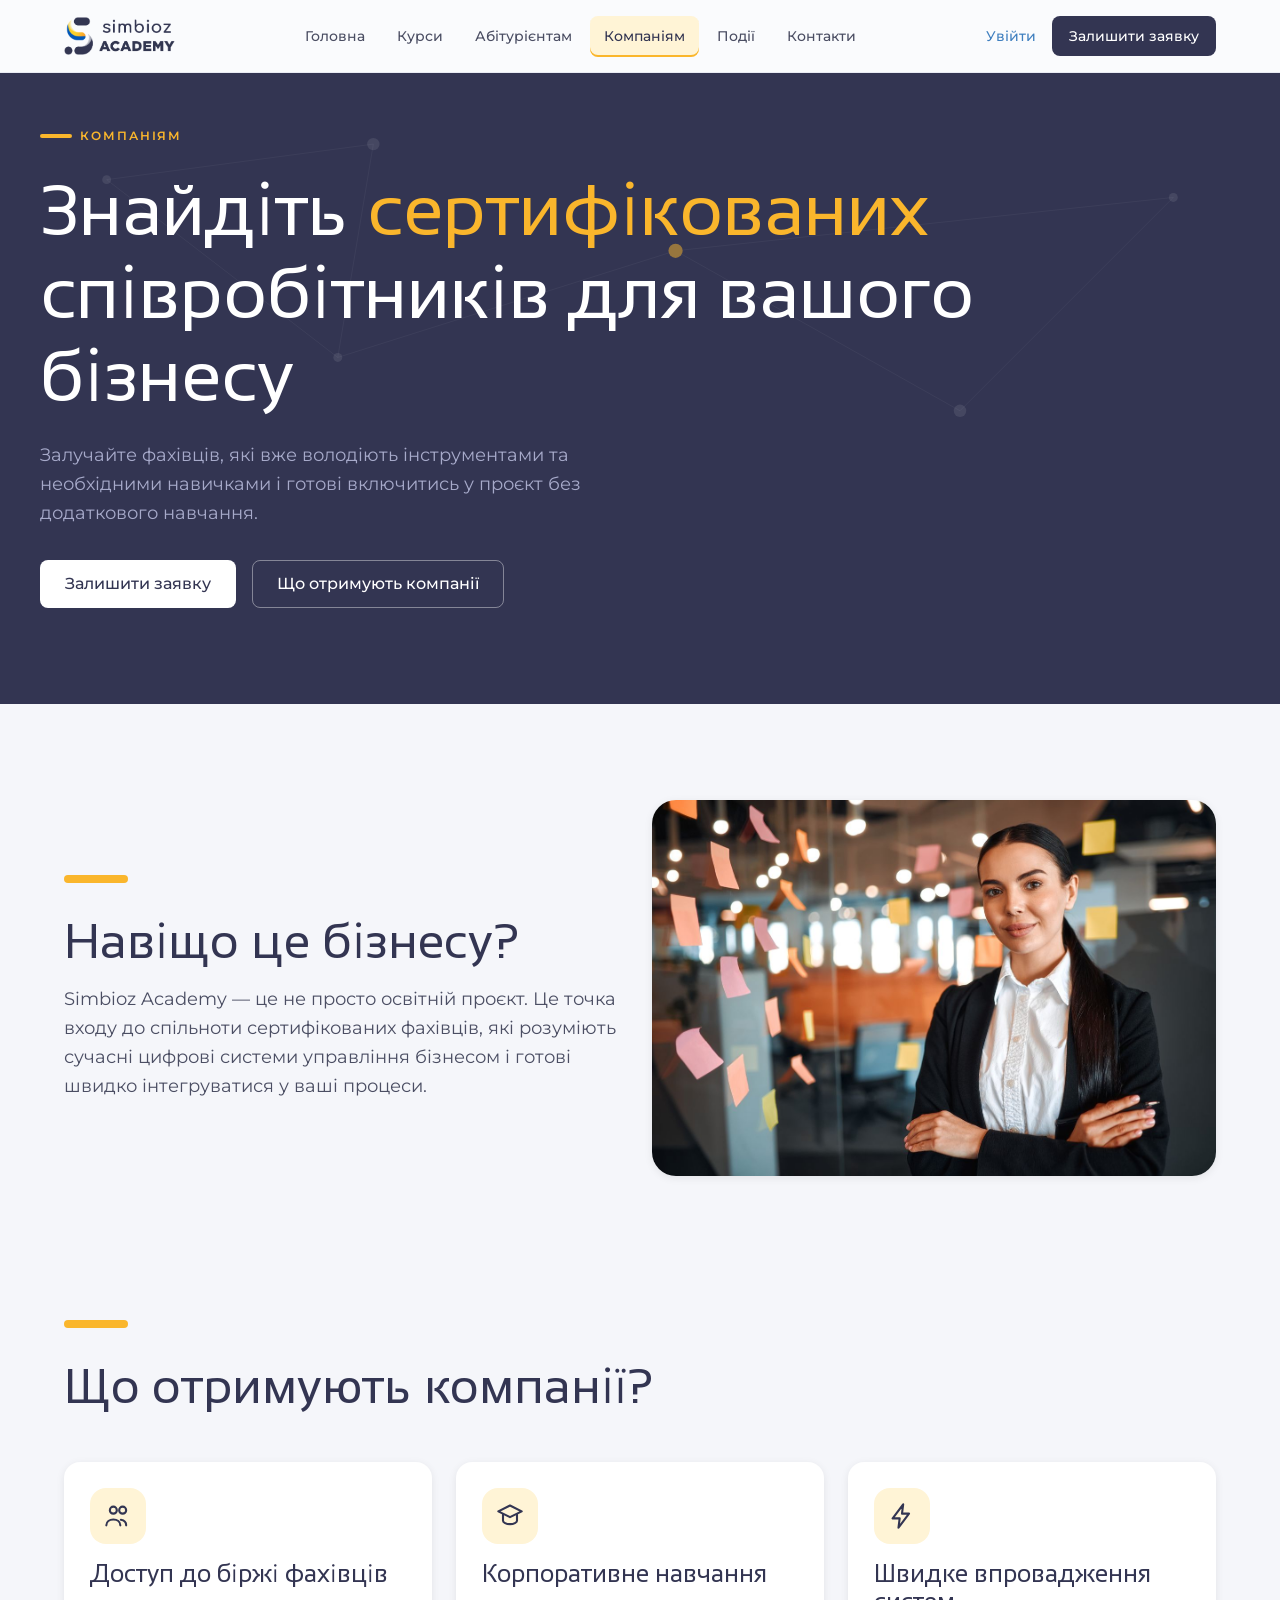
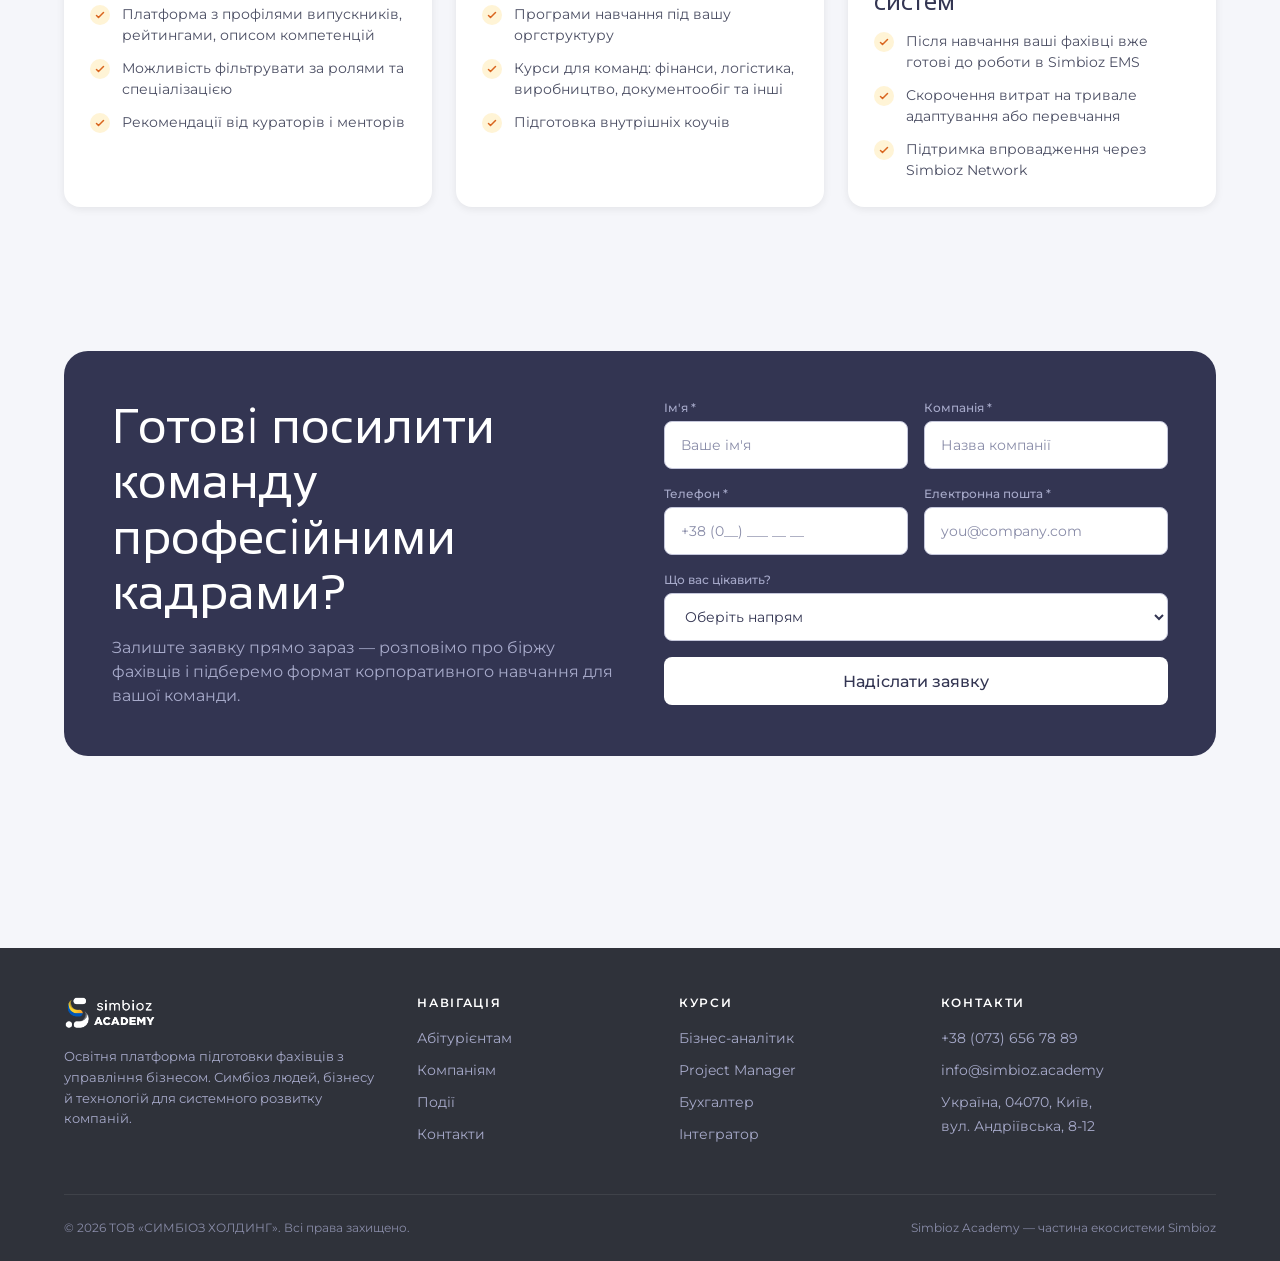
<file: site/company.html>
<!DOCTYPE html>
<html lang="uk">
<head>
  <meta charset="UTF-8">
  <meta name="viewport" content="width=device-width, initial-scale=1.0">
  <title>Компаніям | Simbioz Academy</title>
  <meta name="description" content="Знайдіть сертифікованих співробітників для вашого бізнесу: біржа фахівців, корпоративне навчання та швидке впровадження систем.">
  <link rel="icon" type="image/png" href="img/favicon.png">
  <link rel="preconnect" href="https://fonts.googleapis.com">
  <link rel="preconnect" href="https://fonts.gstatic.com" crossorigin>
  <link href="https://fonts.googleapis.com/css2?family=Sansation:wght@400;700&family=Montserrat:wght@400;500;600&display=swap" rel="stylesheet">
  <link rel="stylesheet" href="css/style.css">
</head>
<body>

<header class="header">
  <div class="container header__inner">
    <a class="logo" href="index.html" aria-label="Simbioz Academy — головна">
      <img class="logo__img" src="img/logo_S_Academy.png" alt="Simbioz Academy">
    </a>
    <nav class="nav" aria-label="Основна навігація">
      <a href="index.html">Головна</a>
      <a href="courses.html">Курси</a>
      <a href="abiturient.html">Абітурієнтам</a>
      <a href="company.html" class="is-active">Компаніям</a>
      <a href="events.html">Події</a>
      <a href="contacts.html">Контакти</a>
    </nav>
    <div class="header__actions">
      <a class="header__login" href="https://simbioz.academy/web/login">Увійти</a>
      <a class="btn btn--primary btn--md" href="contacts.html#form">Залишити заявку</a>
      <button class="burger" aria-label="Меню" aria-expanded="false">
        <svg viewBox="0 0 24 24" fill="none" stroke-width="2" stroke-linecap="round"><path d="M4 7h16M4 12h16M4 17h16"/></svg>
      </button>
    </div>
  </div>
</header>

<main>

  <!-- HERO -->
  <section class="hero hero--compact">
    <svg class="hero__bg" viewBox="0 0 1440 600" preserveAspectRatio="xMidYMid slice" aria-hidden="true">
      <g stroke="rgba(255,255,255,0.10)" stroke-width="1">
        <line x1="120" y1="120" x2="420" y2="80"/><line x1="420" y1="80" x2="380" y2="320"/>
        <line x1="120" y1="120" x2="380" y2="320"/><line x1="380" y1="320" x2="760" y2="200"/>
        <line x1="760" y1="200" x2="1080" y2="380"/><line x1="1080" y1="380" x2="1320" y2="140"/>
        <line x1="760" y1="200" x2="1320" y2="140"/>
      </g>
      <g fill="rgba(255,255,255,0.18)">
        <circle cx="120" cy="120" r="5"/><circle cx="420" cy="80" r="7"/><circle cx="380" cy="320" r="5"/>
        <circle cx="1080" cy="380" r="7"/><circle cx="1320" cy="140" r="5"/>
      </g>
      <circle cx="760" cy="200" r="8" fill="#FAB62C"/>
    </svg>
    <div class="container hero__inner">
      <div>
        <span class="hero__kicker">Компаніям</span>
        <h1 class="h1">Знайдіть <em>сертифікованих</em> співробітників для вашого бізнесу</h1>
        <p class="hero__text">Залучайте фахівців, які вже володіють інструментами та необхідними навичками і готові включитись у проєкт без додаткового навчання.</p>
        <div class="hero__cta">
          <a class="btn btn--light" href="contacts.html#form">Залишити заявку</a>
          <a class="btn btn--ghost" href="#benefits">Що отримують компанії</a>
        </div>
      </div>
    </div>
  </section>

  <!-- WHY -->
  <section class="section">
    <div class="container">
      <div class="grid grid-2" style="align-items:center;">
        <div class="reveal">
          <span class="accent-line"></span>
          <h2 class="h2" style="margin-bottom: var(--sp-md);">Навіщо це бізнесу?</h2>
          <p class="lead">Simbioz Academy — це не просто освітній проєкт. Це точка входу до спільноти сертифікованих фахівців, які розуміють сучасні цифрові системи управління бізнесом і готові швидко інтегруватися у ваші процеси.</p>
        </div>
        <img class="photo-block reveal" src="img/business-people-working-in-a-coworking-space.jpg" alt="Сертифікований фахівець у сучасному офісі">
      </div>
    </div>
  </section>

  <!-- BENEFITS -->
  <section class="section section--tight" id="benefits">
    <div class="container">
      <div class="section-head reveal">
        <span class="accent-line"></span>
        <h2 class="h2">Що отримують компанії?</h2>
      </div>
      <div class="grid grid-3">
        <article class="card reveal">
          <div class="card__icon"><svg viewBox="0 0 24 24" fill="none" stroke-width="1.8" stroke-linecap="round" stroke-linejoin="round"><circle cx="8" cy="7" r="3"/><circle cx="16" cy="7" r="3"/><path d="M2 20c0-3.3 2.7-5 6-5s6 1.7 6 5"/><path d="M14.5 15.2c2.6 0.4 4.5 2 4.5 4.8"/></svg></div>
          <h3 class="h4">Доступ до біржі фахівців</h3>
          <ul class="check-list" style="margin-top: var(--sp-md);">
            <li>Платформа з профілями випускників, рейтингами, описом компетенцій</li>
            <li>Можливість фільтрувати за ролями та спеціалізацією</li>
            <li>Рекомендації від кураторів і менторів</li>
          </ul>
        </article>
        <article class="card reveal">
          <div class="card__icon"><svg viewBox="0 0 24 24" fill="none" stroke-width="1.8" stroke-linecap="round" stroke-linejoin="round"><path d="M12 3L2 8l10 5 10-5z"/><path d="M6 10.5V16c0 1.5 2.7 3 6 3s6-1.5 6-3v-5.5"/></svg></div>
          <h3 class="h4">Корпоративне навчання</h3>
          <ul class="check-list" style="margin-top: var(--sp-md);">
            <li>Програми навчання під вашу оргструктуру</li>
            <li>Курси для команд: фінанси, логістика, виробництво, документообіг та інші</li>
            <li>Підготовка внутрішніх коучів</li>
          </ul>
        </article>
        <article class="card reveal">
          <div class="card__icon"><svg viewBox="0 0 24 24" fill="none" stroke-width="1.8" stroke-linecap="round" stroke-linejoin="round"><path d="M13 2L4 14h6l-1 8 9-12h-6z"/></svg></div>
          <h3 class="h4">Швидке впровадження систем</h3>
          <ul class="check-list" style="margin-top: var(--sp-md);">
            <li>Після навчання ваші фахівці вже готові до роботи в Simbioz EMS</li>
            <li>Скорочення витрат на тривале адаптування або перевчання</li>
            <li>Підтримка впровадження через Simbioz Network</li>
          </ul>
        </article>
      </div>
    </div>
  </section>

  <!-- CTA -->
  <section class="section">
    <div class="container">
      <div class="cta reveal">
        <div>
          <h2 class="h2">Готові посилити команду професійними кадрами?</h2>
          <p>Залиште заявку прямо зараз — розповімо про біржу фахівців і підберемо формат корпоративного навчання для вашої команди.</p>
        </div>
        <form class="form js-form" novalidate>
          <div class="form__row">
            <div class="field"><label for="f-name">Ім'я *</label><input id="f-name" name="name" type="text" placeholder="Ваше ім'я" required></div>
            <div class="field"><label for="f-company">Компанія *</label><input id="f-company" name="company" type="text" placeholder="Назва компанії" required></div>
          </div>
          <div class="form__row">
            <div class="field"><label for="f-phone">Телефон *</label><input id="f-phone" name="phone" type="tel" placeholder="+38 (0__) ___ __ __" required></div>
            <div class="field"><label for="f-email">Електронна пошта *</label><input id="f-email" name="email" type="email" placeholder="you@company.com" required></div>
          </div>
          <div class="field">
            <label for="f-topic">Що вас цікавить?</label>
            <select id="f-topic" name="topic">
              <option value="">Оберіть напрям</option>
              <option value="talents">Доступ до біржі фахівців</option>
              <option value="corporate">Корпоративне навчання</option>
              <option value="implementation">Впровадження Simbioz EMS</option>
            </select>
          </div>
          <button class="btn btn--light" type="submit">Надіслати заявку</button>
          <div class="form-success" role="status"><span><b>Дякуємо!</b> Вашу заявку отримано — ми зв'яжемось із вами найближчим часом.</span></div>
        </form>
      </div>
    </div>
  </section>

</main>

<footer class="footer">
  <div class="container">
    <div class="footer__grid">
      <div>
        <a class="logo" href="index.html" aria-label="Simbioz Academy — головна">
          <img class="logo__img" src="img/logo_footer.png" alt="Simbioz">
        </a>
        <p>Освітня платформа підготовки фахівців з управління бізнесом. Симбіоз людей, бізнесу й технологій для системного розвитку компаній.</p>
      </div>
      <div>
        <h5>Навігація</h5>
        <ul>
          <li><a href="abiturient.html">Абітурієнтам</a></li>
          <li><a href="company.html">Компаніям</a></li>
          <li><a href="events.html">Події</a></li>
          <li><a href="contacts.html">Контакти</a></li>
        </ul>
      </div>
      <div>
        <h5>Курси</h5>
        <ul>
          <li><a href="courses.html">Бізнес-аналітик</a></li>
          <li><a href="courses.html">Project Manager</a></li>
          <li><a href="courses.html">Бухгалтер</a></li>
          <li><a href="courses.html">Інтегратор</a></li>
        </ul>
      </div>
      <div>
        <h5>Контакти</h5>
        <ul>
          <li><a href="tel:+380736567889">+38 (073) 656 78 89</a></li>
          <li><a href="mailto:info@simbioz.academy">info@simbioz.academy</a></li>
          <li><span style="font-size:14px;">Україна, 04070, Київ,<br>вул. Андріївська, 8-12</span></li>
        </ul>
      </div>
    </div>
    <div class="footer__bottom">
      <span>© 2026 ТОВ «СИМБІОЗ ХОЛДИНГ». Всі права захищено.</span>
      <span>Simbioz Academy — частина екосистеми Simbioz</span>
    </div>
  </div>
</footer>

<script src="js/main.js"></script>
</body>
</html>
</file>
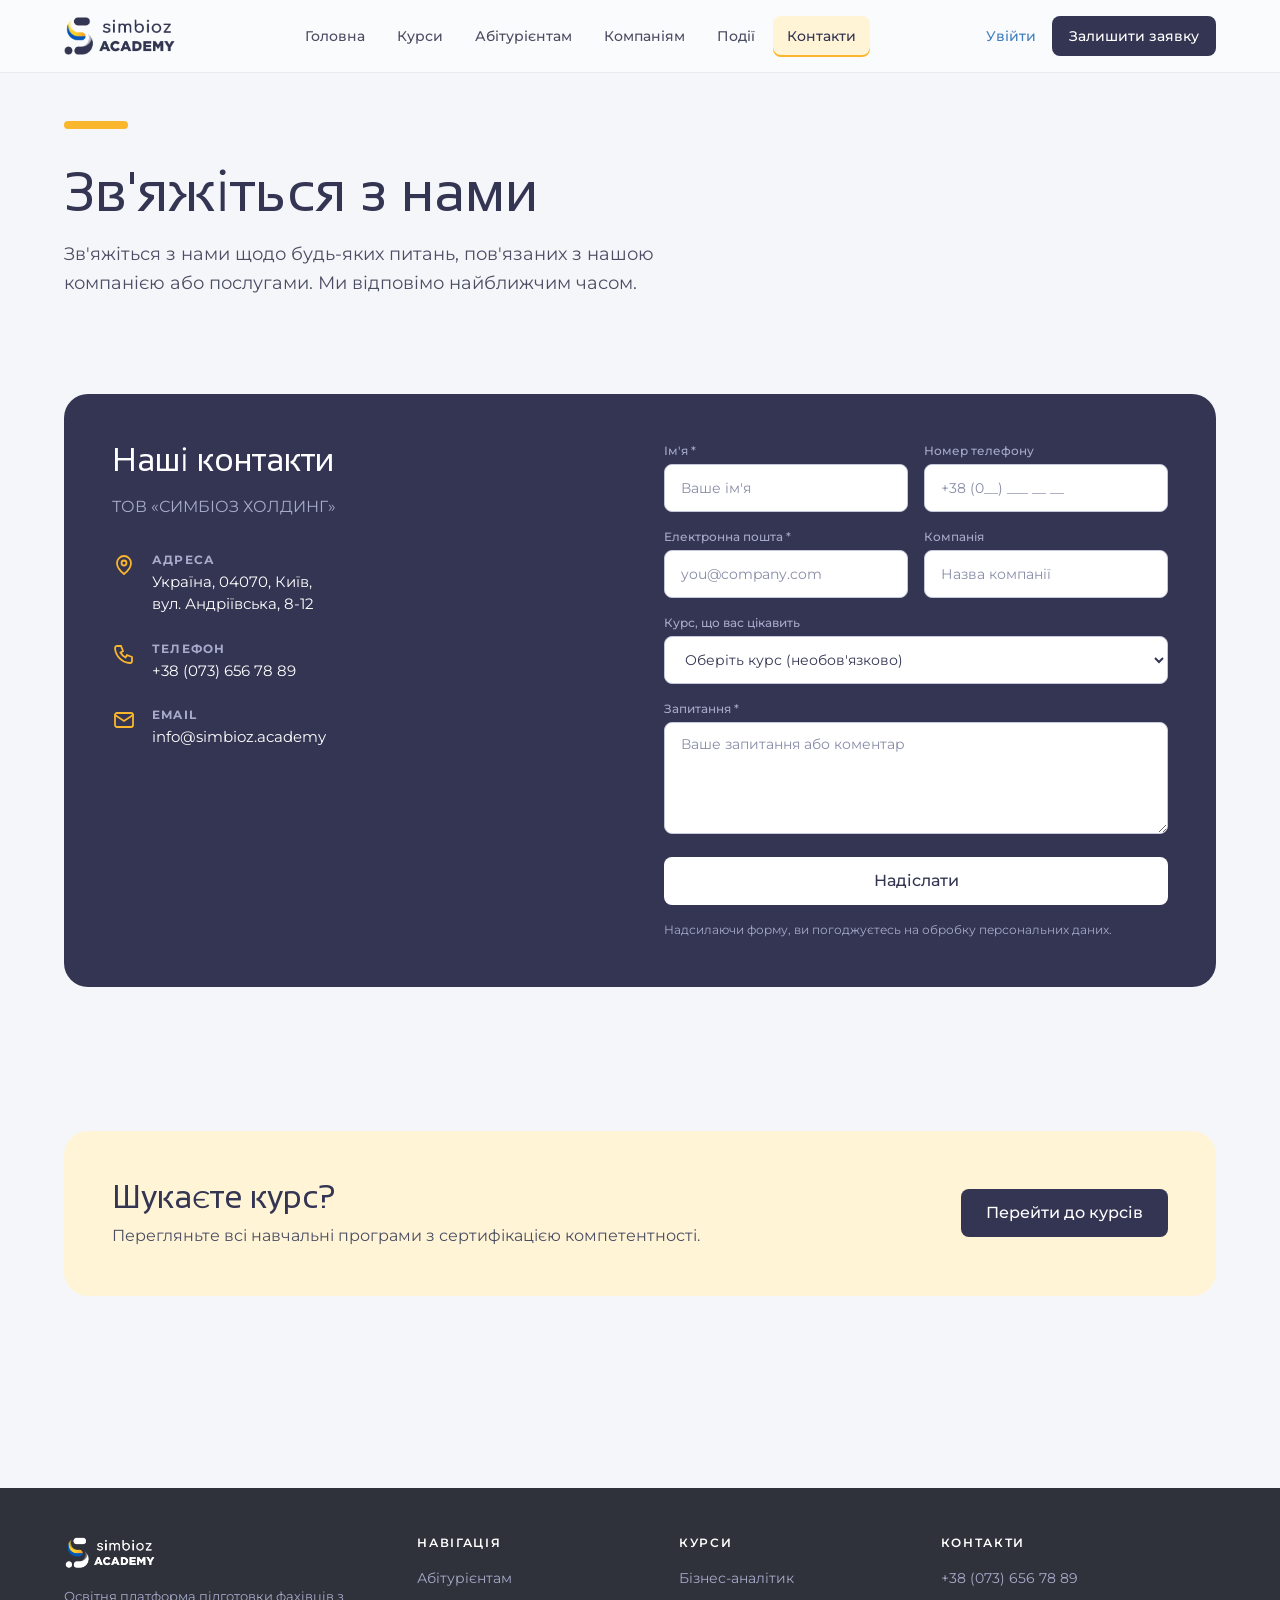
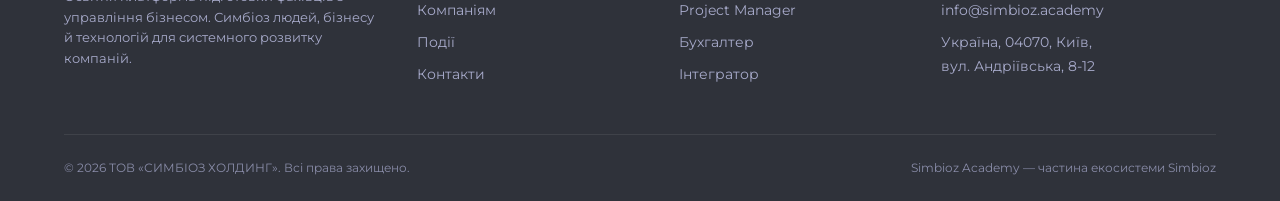
<file: site/contacts.html>
<!DOCTYPE html>
<html lang="uk">
<head>
  <meta charset="UTF-8">
  <meta name="viewport" content="width=device-width, initial-scale=1.0">
  <title>Контакти | Simbioz Academy</title>
  <meta name="description" content="Зв'яжіться з Simbioz Academy: залиште заявку на навчання або поставте запитання. Київ, вул. Андріївська, 8-12.">
  <link rel="icon" type="image/png" href="img/favicon.png">
  <link rel="preconnect" href="https://fonts.googleapis.com">
  <link rel="preconnect" href="https://fonts.gstatic.com" crossorigin>
  <link href="https://fonts.googleapis.com/css2?family=Sansation:wght@400;700&family=Montserrat:wght@400;500;600&display=swap" rel="stylesheet">
  <link rel="stylesheet" href="css/style.css">
</head>
<body>

<header class="header">
  <div class="container header__inner">
    <a class="logo" href="index.html" aria-label="Simbioz Academy — головна">
      <img class="logo__img" src="img/logo_S_Academy.png" alt="Simbioz Academy">
    </a>
    <nav class="nav" aria-label="Основна навігація">
      <a href="index.html">Головна</a>
      <a href="courses.html">Курси</a>
      <a href="abiturient.html">Абітурієнтам</a>
      <a href="company.html">Компаніям</a>
      <a href="events.html">Події</a>
      <a href="contacts.html" class="is-active">Контакти</a>
    </nav>
    <div class="header__actions">
      <a class="header__login" href="https://simbioz.academy/web/login">Увійти</a>
      <a class="btn btn--primary btn--md" href="#form">Залишити заявку</a>
      <button class="burger" aria-label="Меню" aria-expanded="false">
        <svg viewBox="0 0 24 24" fill="none" stroke-width="2" stroke-linecap="round"><path d="M4 7h16M4 12h16M4 17h16"/></svg>
      </button>
    </div>
  </div>
</header>

<main>

  <section class="page-hero">
    <div class="container">
      <span class="accent-line"></span>
      <h1 class="h1">Зв'яжіться з нами</h1>
      <p class="lead">Зв'яжіться з нами щодо будь-яких питань, пов'язаних з нашою компанією або послугами. Ми відповімо найближчим часом.</p>
    </div>
  </section>

  <section class="section--tight" id="form">
    <div class="container">
      <div class="cta reveal">
        <div>
          <h2 class="h3">Наші контакти</h2>
          <p style="margin-bottom: var(--sp-xl);">ТОВ «СИМБІОЗ ХОЛДИНГ»</p>
          <div class="contact-info">
            <div class="contact-info__item">
              <svg viewBox="0 0 24 24" fill="none" stroke-width="1.8" stroke-linecap="round" stroke-linejoin="round"><path d="M12 21s7-5.5 7-11a7 7 0 1 0-14 0c0 5.5 7 11 7 11z"/><circle cx="12" cy="10" r="2.5"/></svg>
              <span><b>Адреса</b><span>Україна, 04070, Київ,<br>вул. Андріївська, 8-12</span></span>
            </div>
            <div class="contact-info__item">
              <svg viewBox="0 0 24 24" fill="none" stroke-width="1.8" stroke-linecap="round"><path d="M5 4h4l2 5-2.5 1.5a12 12 0 0 0 5 5L15 13l5 2v4a2 2 0 0 1-2 2A16 16 0 0 1 3 6a2 2 0 0 1 2-2z"/></svg>
              <span><b>Телефон</b><a href="tel:+380736567889">+38 (073) 656 78 89</a></span>
            </div>
            <div class="contact-info__item">
              <svg viewBox="0 0 24 24" fill="none" stroke-width="1.8" stroke-linecap="round"><rect x="3" y="5" width="18" height="14" rx="2"/><path d="M3 7l9 6 9-6"/></svg>
              <span><b>Email</b><a href="mailto:info@simbioz.academy">info@simbioz.academy</a></span>
            </div>
          </div>
        </div>
        <form class="form js-form" novalidate>
          <div class="form__row">
            <div class="field"><label for="f-name">Ім'я *</label><input id="f-name" name="name" type="text" placeholder="Ваше ім'я" required></div>
            <div class="field"><label for="f-phone">Номер телефону</label><input id="f-phone" name="phone" type="tel" placeholder="+38 (0__) ___ __ __"></div>
          </div>
          <div class="form__row">
            <div class="field"><label for="f-email">Електронна пошта *</label><input id="f-email" name="email" type="email" placeholder="you@company.com" required></div>
            <div class="field"><label for="f-company">Компанія</label><input id="f-company" name="company" type="text" placeholder="Назва компанії"></div>
          </div>
          <div class="field">
            <label for="f-course">Курс, що вас цікавить</label>
            <select id="f-course" name="course">
              <option value="">Оберіть курс (необов'язково)</option>
              <option value="business-analyst">Бізнес-аналітик</option>
              <option value="project-manager">Project Manager</option>
              <option value="system-analyst">Системний аналітик</option>
              <option value="accountant">Бухгалтер</option>
              <option value="crm-marketer">CRM-маркетолог</option>
              <option value="integrator">Інтегратор</option>
            </select>
          </div>
          <div class="field"><label for="f-message">Запитання *</label><textarea id="f-message" name="message" placeholder="Ваше запитання або коментар" required></textarea></div>
          <button class="btn btn--light" type="submit">Надіслати</button>
          <p class="form__note">Надсилаючи форму, ви погоджуєтесь на обробку персональних даних.</p>
          <div class="form-success" role="status"><span><b>Дякуємо!</b> Ваше повідомлення отримано — ми зв'яжемось із вами найближчим часом.</span></div>
        </form>
      </div>
    </div>
  </section>

  <section class="section">
    <div class="container">
      <div class="band reveal">
        <div>
          <h2 class="h3">Шукаєте курс?</h2>
          <p>Перегляньте всі навчальні програми з сертифікацією компетентності.</p>
        </div>
        <a class="btn btn--primary" href="courses.html">Перейти до курсів</a>
      </div>
    </div>
  </section>

</main>

<footer class="footer">
  <div class="container">
    <div class="footer__grid">
      <div>
        <a class="logo" href="index.html" aria-label="Simbioz Academy — головна">
          <img class="logo__img" src="img/logo_footer.png" alt="Simbioz">
        </a>
        <p>Освітня платформа підготовки фахівців з управління бізнесом. Симбіоз людей, бізнесу й технологій для системного розвитку компаній.</p>
      </div>
      <div>
        <h5>Навігація</h5>
        <ul>
          <li><a href="abiturient.html">Абітурієнтам</a></li>
          <li><a href="company.html">Компаніям</a></li>
          <li><a href="events.html">Події</a></li>
          <li><a href="contacts.html">Контакти</a></li>
        </ul>
      </div>
      <div>
        <h5>Курси</h5>
        <ul>
          <li><a href="courses.html">Бізнес-аналітик</a></li>
          <li><a href="courses.html">Project Manager</a></li>
          <li><a href="courses.html">Бухгалтер</a></li>
          <li><a href="courses.html">Інтегратор</a></li>
        </ul>
      </div>
      <div>
        <h5>Контакти</h5>
        <ul>
          <li><a href="tel:+380736567889">+38 (073) 656 78 89</a></li>
          <li><a href="mailto:info@simbioz.academy">info@simbioz.academy</a></li>
          <li><span style="font-size:14px;">Україна, 04070, Київ,<br>вул. Андріївська, 8-12</span></li>
        </ul>
      </div>
    </div>
    <div class="footer__bottom">
      <span>© 2026 ТОВ «СИМБІОЗ ХОЛДИНГ». Всі права захищено.</span>
      <span>Simbioz Academy — частина екосистеми Simbioz</span>
    </div>
  </div>
</footer>

<script src="js/main.js"></script>
</body>
</html>
</file>
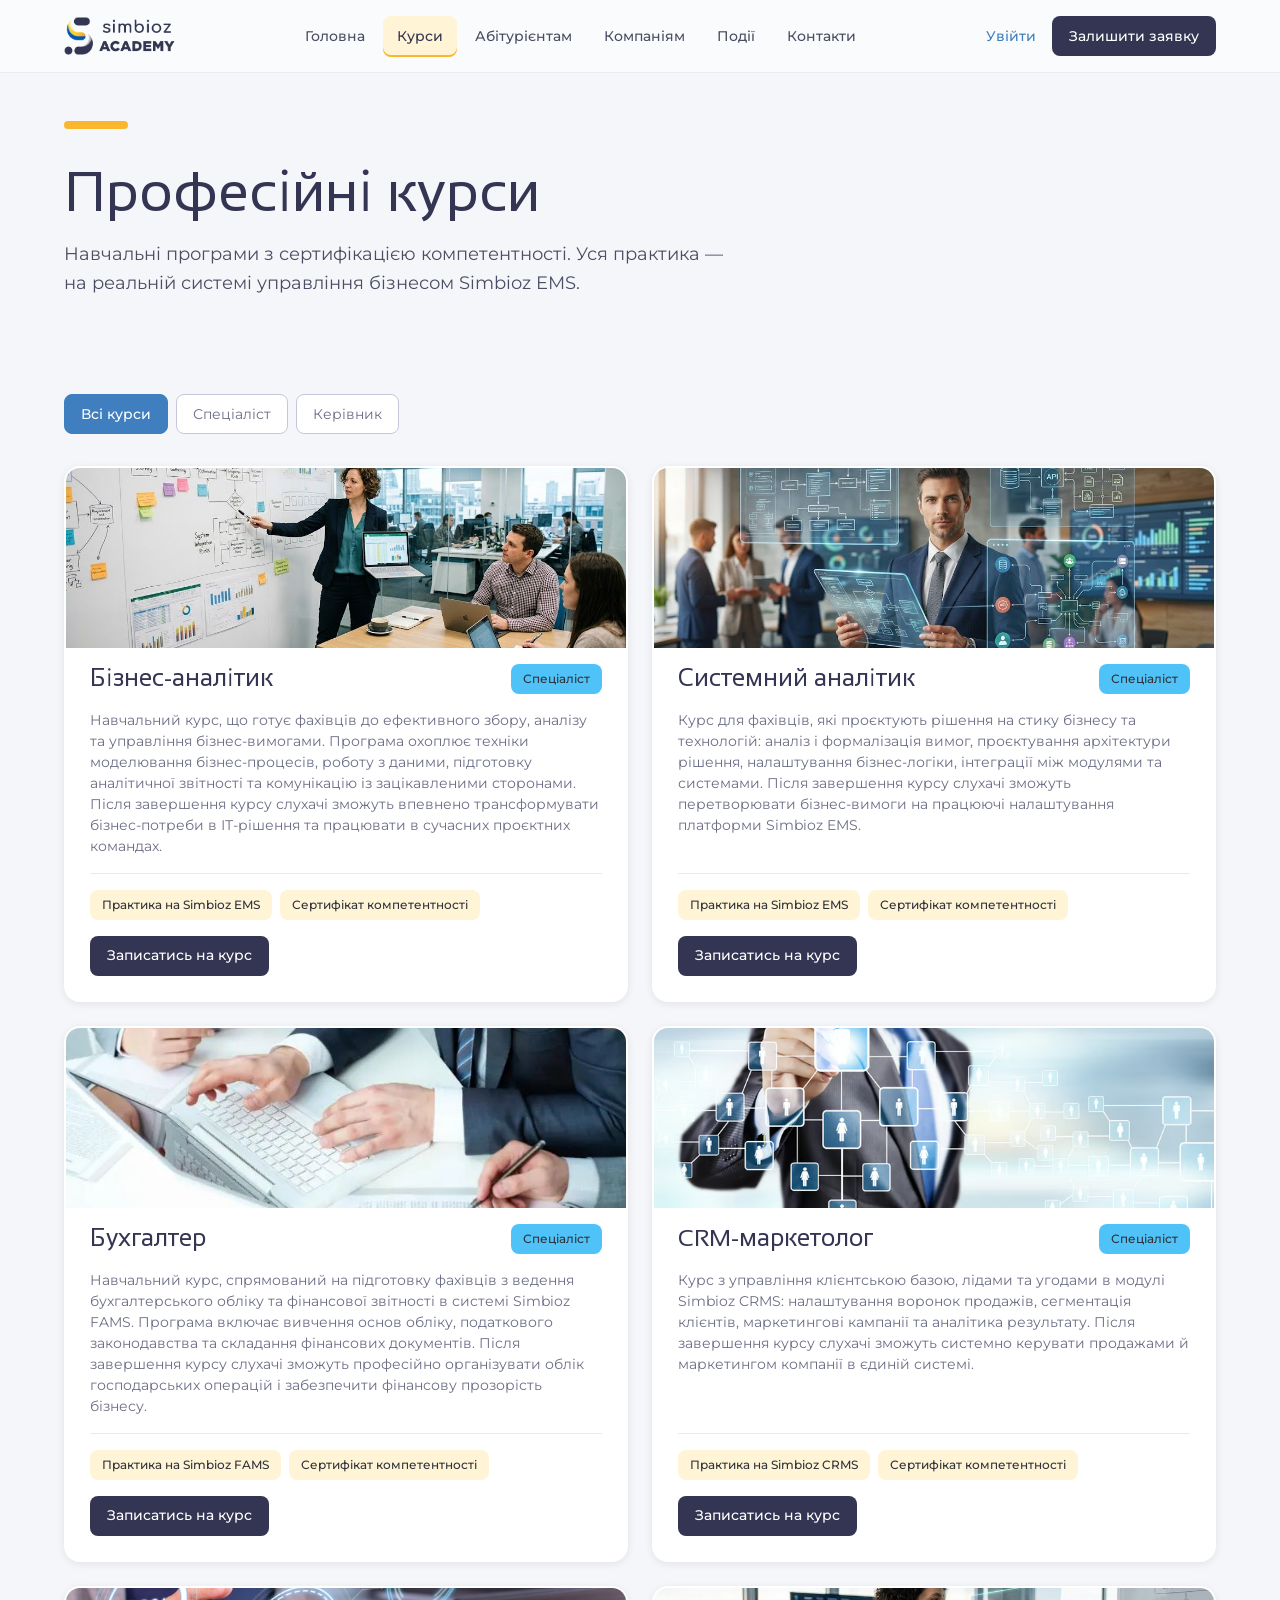
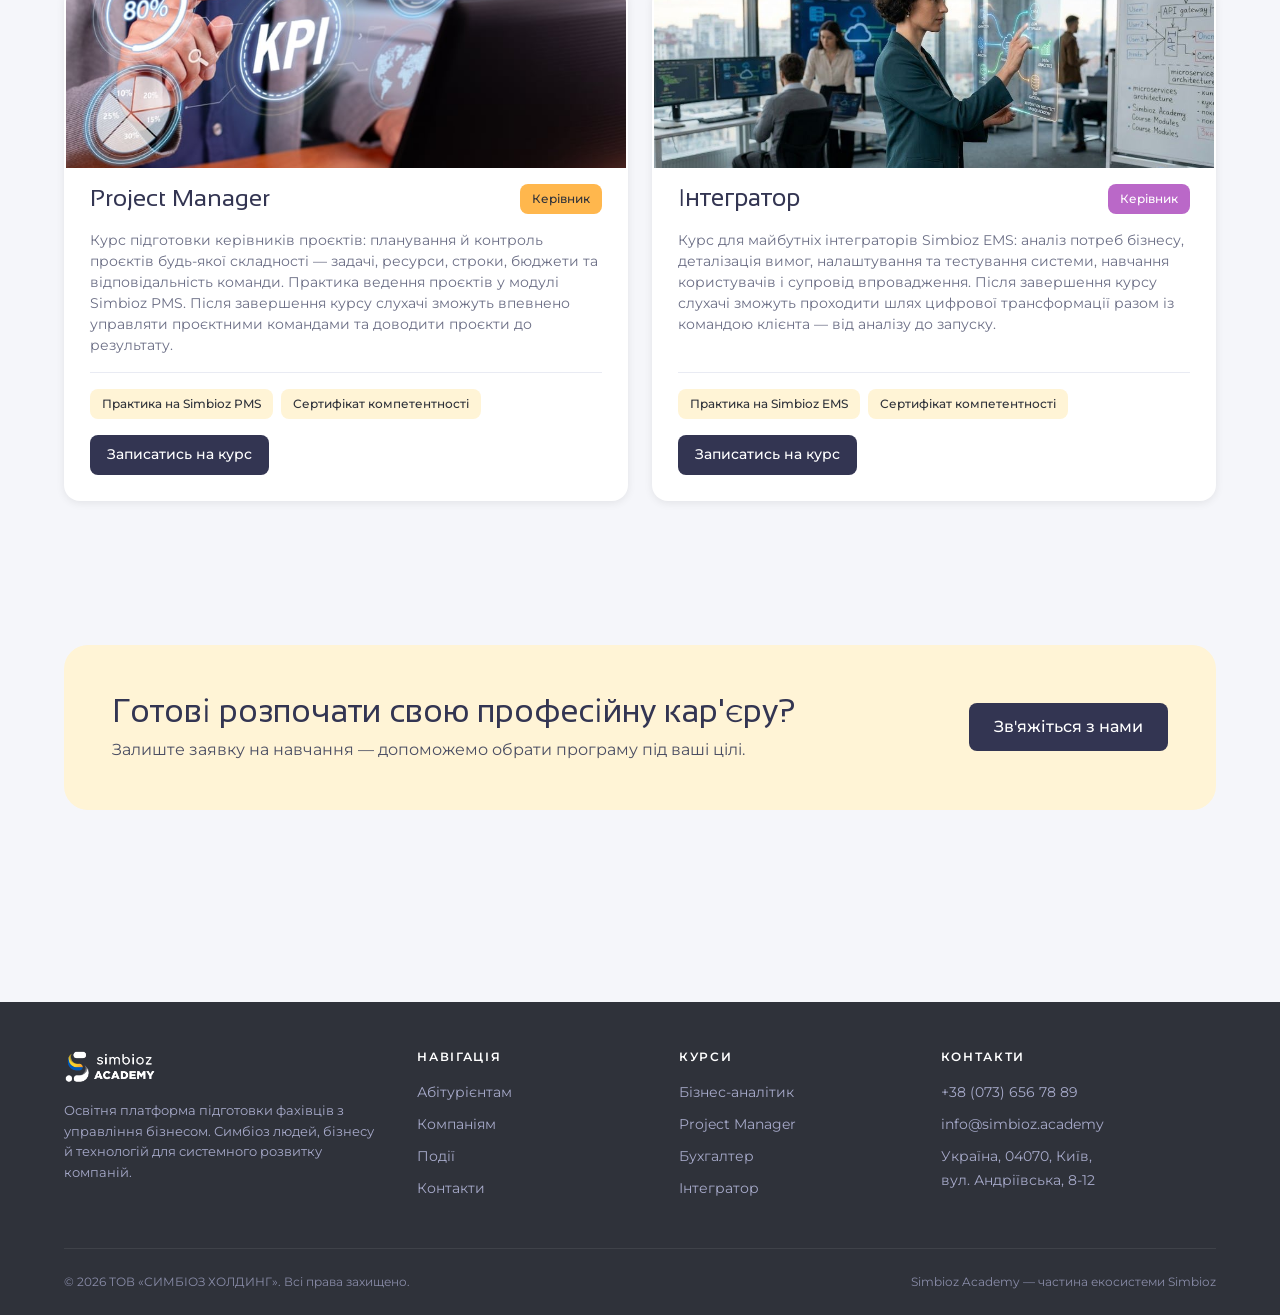
<file: site/courses.html>
<!DOCTYPE html>
<html lang="uk">
<head>
  <meta charset="UTF-8">
  <meta name="viewport" content="width=device-width, initial-scale=1.0">
  <title>Курси | Simbioz Academy</title>
  <meta name="description" content="Професійні навчальні курси з програмами сертифікації: бізнес-аналітик, Project Manager, системний аналітик, бухгалтер, CRM-маркетолог, інтегратор.">
  <link rel="icon" type="image/png" href="img/favicon.png">
  <link rel="preconnect" href="https://fonts.googleapis.com">
  <link rel="preconnect" href="https://fonts.gstatic.com" crossorigin>
  <link href="https://fonts.googleapis.com/css2?family=Sansation:wght@400;700&family=Montserrat:wght@400;500;600&display=swap" rel="stylesheet">
  <link rel="stylesheet" href="css/style.css">
</head>
<body>

<header class="header">
  <div class="container header__inner">
    <a class="logo" href="index.html" aria-label="Simbioz Academy — головна">
      <img class="logo__img" src="img/logo_S_Academy.png" alt="Simbioz Academy">
    </a>
    <nav class="nav" aria-label="Основна навігація">
      <a href="index.html">Головна</a>
      <a href="courses.html" class="is-active">Курси</a>
      <a href="abiturient.html">Абітурієнтам</a>
      <a href="company.html">Компаніям</a>
      <a href="events.html">Події</a>
      <a href="contacts.html">Контакти</a>
    </nav>
    <div class="header__actions">
      <a class="header__login" href="https://simbioz.academy/web/login">Увійти</a>
      <a class="btn btn--primary btn--md" href="contacts.html#form">Залишити заявку</a>
      <button class="burger" aria-label="Меню" aria-expanded="false">
        <svg viewBox="0 0 24 24" fill="none" stroke-width="2" stroke-linecap="round"><path d="M4 7h16M4 12h16M4 17h16"/></svg>
      </button>
    </div>
  </div>
</header>

<main>

  <section class="page-hero">
    <div class="container">
      <span class="accent-line"></span>
      <h1 class="h1">Професійні курси</h1>
      <p class="lead">Навчальні програми з сертифікацією компетентності. Уся практика — на реальній системі управління бізнесом Simbioz EMS.</p>
    </div>
  </section>

  <section class="section--tight">
    <div class="container">
      <div class="tabs" role="tablist" aria-label="Фільтр за рівнем">
        <button class="tab is-active" data-filter="all">Всі курси</button>
        <button class="tab" data-filter="specialist">Спеціаліст</button>
        <button class="tab" data-filter="manager">Керівник</button>
      </div>

      <div class="grid grid-2">
        <article class="card course-card reveal" data-level="specialist">
          <img class="course-card__img" src="img/courses/specialist-bi.jpg" alt="Курс «Бізнес-аналітик»">
          <div class="course-card__head"><h2 class="h4">Бізнес-аналітик</h2><span class="badge badge--sky">Спеціаліст</span></div>
          <p>Навчальний курс, що готує фахівців до ефективного збору, аналізу та управління бізнес-вимогами. Програма охоплює техніки моделювання бізнес-процесів, роботу з даними, підготовку аналітичної звітності та комунікацію із зацікавленими сторонами. Після завершення курсу слухачі зможуть впевнено трансформувати бізнес-потреби в ІТ-рішення та працювати в сучасних проєктних командах.</p>
          <div class="course-card__meta">
            <span class="badge badge--cream">Практика на Simbioz EMS</span>
            <span class="badge badge--cream">Сертифікат компетентності</span>
          </div>
          <div class="course-card__actions"><a class="btn btn--primary btn--md" href="contacts.html?course=business-analyst#form">Записатись на курс</a></div>
        </article>

        <article class="card course-card reveal" data-level="specialist">
          <img class="course-card__img" src="img/courses/specialist-system-analytic.jpg" alt="Курс «Системний аналітик»">
          <div class="course-card__head"><h2 class="h4">Системний аналітик</h2><span class="badge badge--sky">Спеціаліст</span></div>
          <p>Курс для фахівців, які проєктують рішення на стику бізнесу та технологій: аналіз і формалізація вимог, проєктування архітектури рішення, налаштування бізнес-логіки, інтеграції між модулями та системами. Після завершення курсу слухачі зможуть перетворювати бізнес-вимоги на працюючі налаштування платформи Simbioz EMS.</p>
          <div class="course-card__meta">
            <span class="badge badge--cream">Практика на Simbioz EMS</span>
            <span class="badge badge--cream">Сертифікат компетентності</span>
          </div>
          <div class="course-card__actions"><a class="btn btn--primary btn--md" href="contacts.html?course=system-analyst#form">Записатись на курс</a></div>
        </article>

        <article class="card course-card reveal" data-level="specialist">
          <img class="course-card__img" src="img/courses/specialist-accounter.jpg" alt="Курс «Бухгалтер»">
          <div class="course-card__head"><h2 class="h4">Бухгалтер</h2><span class="badge badge--sky">Спеціаліст</span></div>
          <p>Навчальний курс, спрямований на підготовку фахівців з ведення бухгалтерського обліку та фінансової звітності в системі Simbioz FAMS. Програма включає вивчення основ обліку, податкового законодавства та складання фінансових документів. Після завершення курсу слухачі зможуть професійно організувати облік господарських операцій і забезпечити фінансову прозорість бізнесу.</p>
          <div class="course-card__meta">
            <span class="badge badge--cream">Практика на Simbioz FAMS</span>
            <span class="badge badge--cream">Сертифікат компетентності</span>
          </div>
          <div class="course-card__actions"><a class="btn btn--primary btn--md" href="contacts.html?course=accountant#form">Записатись на курс</a></div>
        </article>

        <article class="card course-card reveal" data-level="specialist">
          <img class="course-card__img" src="img/courses/specialist-crm-marketer_2.png" alt="Курс «CRM-маркетолог»">
          <div class="course-card__head"><h2 class="h4">CRM-маркетолог</h2><span class="badge badge--sky">Спеціаліст</span></div>
          <p>Курс з управління клієнтською базою, лідами та угодами в модулі Simbioz CRMS: налаштування воронок продажів, сегментація клієнтів, маркетингові кампанії та аналітика результату. Після завершення курсу слухачі зможуть системно керувати продажами й маркетингом компанії в єдиній системі.</p>
          <div class="course-card__meta">
            <span class="badge badge--cream">Практика на Simbioz CRMS</span>
            <span class="badge badge--cream">Сертифікат компетентності</span>
          </div>
          <div class="course-card__actions"><a class="btn btn--primary btn--md" href="contacts.html?course=crm-marketer#form">Записатись на курс</a></div>
        </article>

        <article class="card course-card reveal" data-level="manager">
          <img class="course-card__img" src="img/courses/specialist-project-manager.jpg" alt="Курс «Project Manager»">
          <div class="course-card__head"><h2 class="h4">Project Manager</h2><span class="badge badge--orange">Керівник</span></div>
          <p>Курс підготовки керівників проєктів: планування й контроль проєктів будь-якої складності — задачі, ресурси, строки, бюджети та відповідальність команди. Практика ведення проєктів у модулі Simbioz PMS. Після завершення курсу слухачі зможуть впевнено управляти проєктними командами та доводити проєкти до результату.</p>
          <div class="course-card__meta">
            <span class="badge badge--cream">Практика на Simbioz PMS</span>
            <span class="badge badge--cream">Сертифікат компетентності</span>
          </div>
          <div class="course-card__actions"><a class="btn btn--primary btn--md" href="contacts.html?course=project-manager#form">Записатись на курс</a></div>
        </article>

        <article class="card course-card reveal" data-level="manager">
          <img class="course-card__img" src="img/courses/specialist-intergator.jpg" alt="Курс «Інтегратор»">
          <div class="course-card__head"><h2 class="h4">Інтегратор</h2><span class="badge badge--purple">Керівник</span></div>
          <p>Курс для майбутніх інтеграторів Simbioz EMS: аналіз потреб бізнесу, деталізація вимог, налаштування та тестування системи, навчання користувачів і супровід впровадження. Після завершення курсу слухачі зможуть проходити шлях цифрової трансформації разом із командою клієнта — від аналізу до запуску.</p>
          <div class="course-card__meta">
            <span class="badge badge--cream">Практика на Simbioz EMS</span>
            <span class="badge badge--cream">Сертифікат компетентності</span>
          </div>
          <div class="course-card__actions"><a class="btn btn--primary btn--md" href="contacts.html?course=integrator#form">Записатись на курс</a></div>
        </article>
      </div>
    </div>
  </section>

  <section class="section">
    <div class="container">
      <div class="band reveal">
        <div>
          <h2 class="h3">Готові розпочати свою професійну кар'єру?</h2>
          <p>Залиште заявку на навчання — допоможемо обрати програму під ваші цілі.</p>
        </div>
        <a class="btn btn--primary" href="contacts.html#form">Зв'яжіться з нами</a>
      </div>
    </div>
  </section>

</main>

<footer class="footer">
  <div class="container">
    <div class="footer__grid">
      <div>
        <a class="logo" href="index.html" aria-label="Simbioz Academy — головна">
          <img class="logo__img" src="img/logo_footer.png" alt="Simbioz">
        </a>
        <p>Освітня платформа підготовки фахівців з управління бізнесом. Симбіоз людей, бізнесу й технологій для системного розвитку компаній.</p>
      </div>
      <div>
        <h5>Навігація</h5>
        <ul>
          <li><a href="abiturient.html">Абітурієнтам</a></li>
          <li><a href="company.html">Компаніям</a></li>
          <li><a href="events.html">Події</a></li>
          <li><a href="contacts.html">Контакти</a></li>
        </ul>
      </div>
      <div>
        <h5>Курси</h5>
        <ul>
          <li><a href="courses.html">Бізнес-аналітик</a></li>
          <li><a href="courses.html">Project Manager</a></li>
          <li><a href="courses.html">Бухгалтер</a></li>
          <li><a href="courses.html">Інтегратор</a></li>
        </ul>
      </div>
      <div>
        <h5>Контакти</h5>
        <ul>
          <li><a href="tel:+380736567889">+38 (073) 656 78 89</a></li>
          <li><a href="mailto:info@simbioz.academy">info@simbioz.academy</a></li>
          <li><span style="font-size:14px;">Україна, 04070, Київ,<br>вул. Андріївська, 8-12</span></li>
        </ul>
      </div>
    </div>
    <div class="footer__bottom">
      <span>© 2026 ТОВ «СИМБІОЗ ХОЛДИНГ». Всі права захищено.</span>
      <span>Simbioz Academy — частина екосистеми Simbioz</span>
    </div>
  </div>
</footer>

<script src="js/main.js"></script>
</body>
</html>
</file>
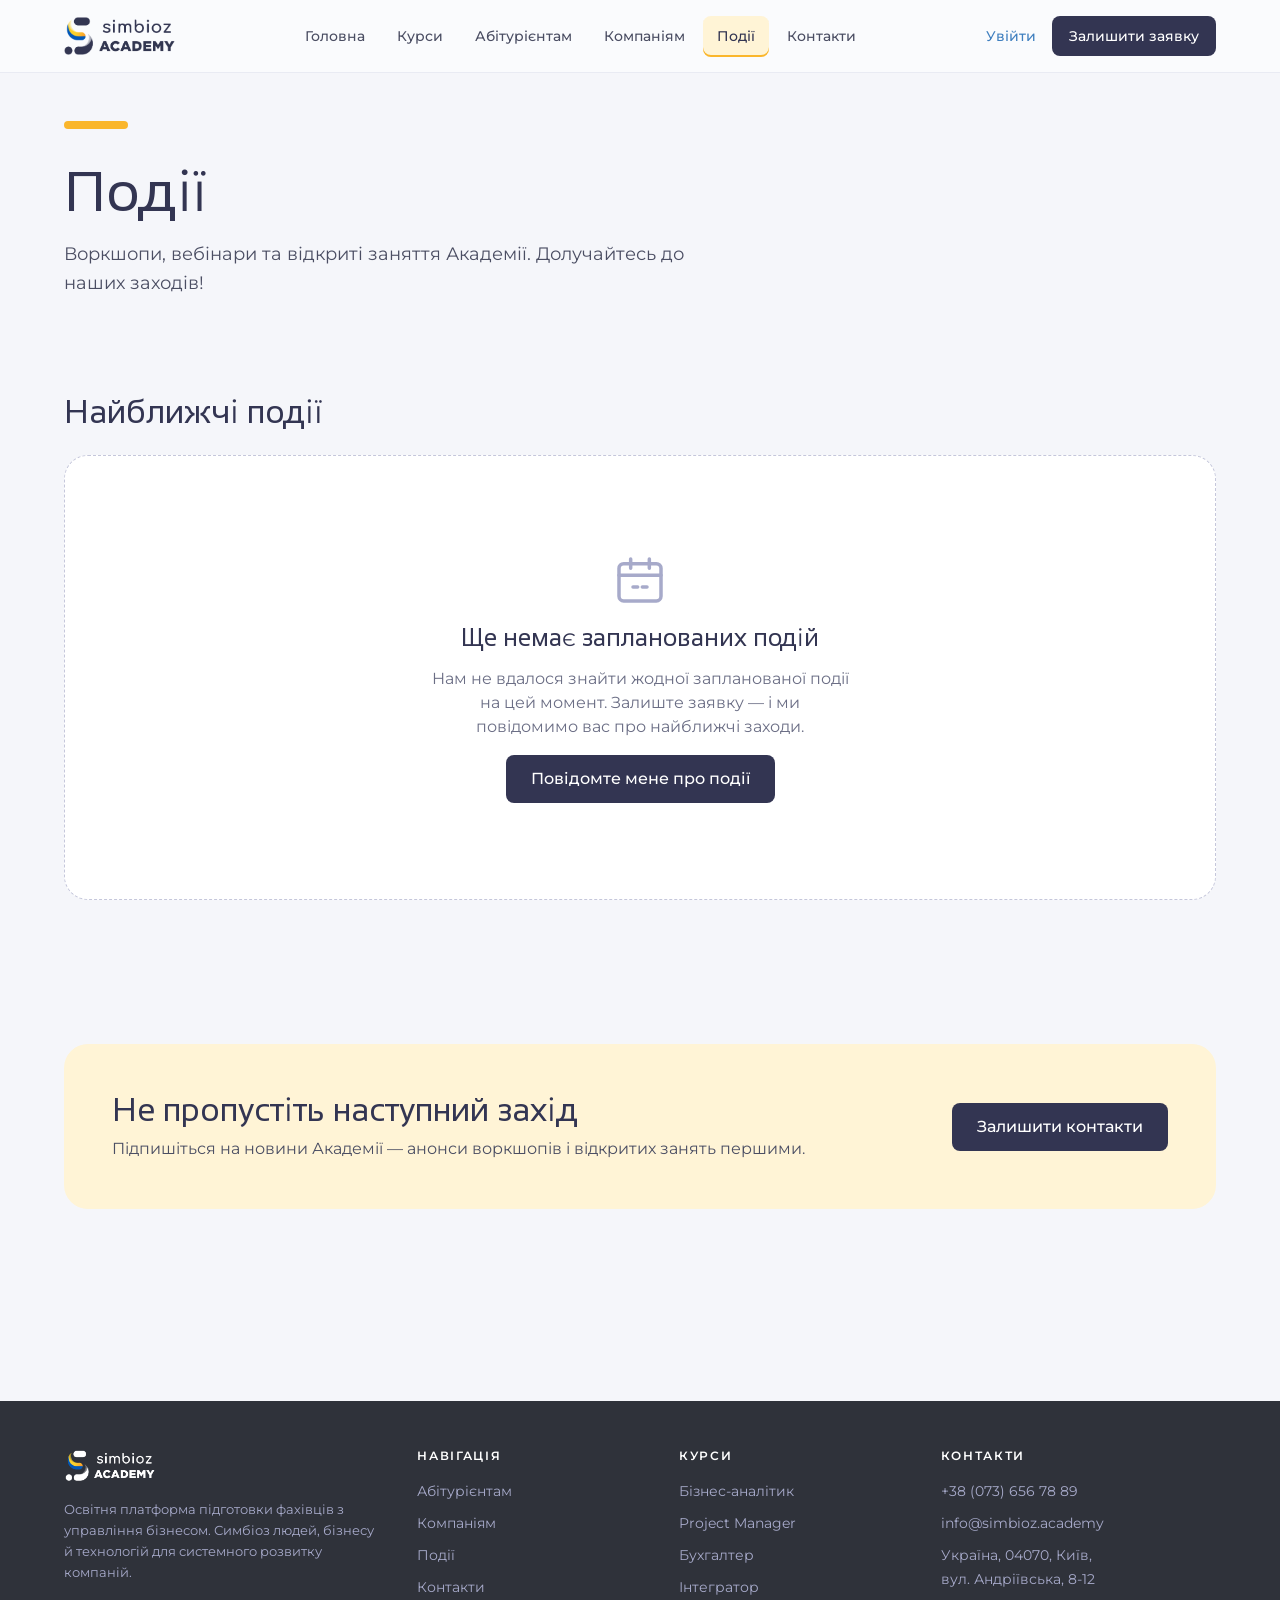
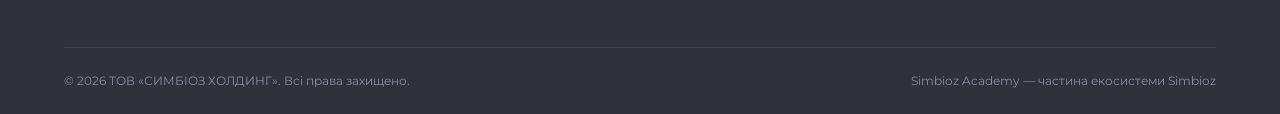
<file: site/events.html>
<!DOCTYPE html>
<html lang="uk">
<head>
  <meta charset="UTF-8">
  <meta name="viewport" content="width=device-width, initial-scale=1.0">
  <title>Події | Simbioz Academy</title>
  <meta name="description" content="Події Simbioz Academy: воркшопи, вебінари та відкриті заняття. Долучайтесь до наших заходів.">
  <link rel="icon" type="image/png" href="img/favicon.png">
  <link rel="preconnect" href="https://fonts.googleapis.com">
  <link rel="preconnect" href="https://fonts.gstatic.com" crossorigin>
  <link href="https://fonts.googleapis.com/css2?family=Sansation:wght@400;700&family=Montserrat:wght@400;500;600&display=swap" rel="stylesheet">
  <link rel="stylesheet" href="css/style.css">
</head>
<body>

<header class="header">
  <div class="container header__inner">
    <a class="logo" href="index.html" aria-label="Simbioz Academy — головна">
      <img class="logo__img" src="img/logo_S_Academy.png" alt="Simbioz Academy">
    </a>
    <nav class="nav" aria-label="Основна навігація">
      <a href="index.html">Головна</a>
      <a href="courses.html">Курси</a>
      <a href="abiturient.html">Абітурієнтам</a>
      <a href="company.html">Компаніям</a>
      <a href="events.html" class="is-active">Події</a>
      <a href="contacts.html">Контакти</a>
    </nav>
    <div class="header__actions">
      <a class="header__login" href="https://simbioz.academy/web/login">Увійти</a>
      <a class="btn btn--primary btn--md" href="contacts.html#form">Залишити заявку</a>
      <button class="burger" aria-label="Меню" aria-expanded="false">
        <svg viewBox="0 0 24 24" fill="none" stroke-width="2" stroke-linecap="round"><path d="M4 7h16M4 12h16M4 17h16"/></svg>
      </button>
    </div>
  </div>
</header>

<main>

  <section class="page-hero">
    <div class="container">
      <span class="accent-line"></span>
      <h1 class="h1">Події</h1>
      <p class="lead">Воркшопи, вебінари та відкриті заняття Академії. Долучайтесь до наших заходів!</p>
    </div>
  </section>

  <section class="section--tight">
    <div class="container">
      <h2 class="h3" style="margin-bottom: var(--sp-lg);">Найближчі події</h2>
      <div class="empty reveal">
        <svg viewBox="0 0 24 24" fill="none" stroke-width="1.5" stroke-linecap="round" stroke-linejoin="round"><rect x="3" y="5" width="18" height="16" rx="2"/><path d="M8 3v4M16 3v4M3 10h18"/><path d="M9 15h2m2 0h2"/></svg>
        <h3 class="h4">Ще немає запланованих подій</h3>
        <p class="text-secondary" style="max-width:420px;">Нам не вдалося знайти жодної запланованої події на цей момент. Залиште заявку — і ми повідомимо вас про найближчі заходи.</p>
        <a class="btn btn--primary" href="contacts.html#form">Повідомте мене про події</a>
      </div>
    </div>
  </section>

  <section class="section">
    <div class="container">
      <div class="band reveal">
        <div>
          <h2 class="h3">Не пропустіть наступний захід</h2>
          <p>Підпишіться на новини Академії — анонси воркшопів і відкритих занять першими.</p>
        </div>
        <a class="btn btn--primary" href="contacts.html#form">Залишити контакти</a>
      </div>
    </div>
  </section>

</main>

<footer class="footer">
  <div class="container">
    <div class="footer__grid">
      <div>
        <a class="logo" href="index.html" aria-label="Simbioz Academy — головна">
          <img class="logo__img" src="img/logo_footer.png" alt="Simbioz">
        </a>
        <p>Освітня платформа підготовки фахівців з управління бізнесом. Симбіоз людей, бізнесу й технологій для системного розвитку компаній.</p>
      </div>
      <div>
        <h5>Навігація</h5>
        <ul>
          <li><a href="abiturient.html">Абітурієнтам</a></li>
          <li><a href="company.html">Компаніям</a></li>
          <li><a href="events.html">Події</a></li>
          <li><a href="contacts.html">Контакти</a></li>
        </ul>
      </div>
      <div>
        <h5>Курси</h5>
        <ul>
          <li><a href="courses.html">Бізнес-аналітик</a></li>
          <li><a href="courses.html">Project Manager</a></li>
          <li><a href="courses.html">Бухгалтер</a></li>
          <li><a href="courses.html">Інтегратор</a></li>
        </ul>
      </div>
      <div>
        <h5>Контакти</h5>
        <ul>
          <li><a href="tel:+380736567889">+38 (073) 656 78 89</a></li>
          <li><a href="mailto:info@simbioz.academy">info@simbioz.academy</a></li>
          <li><span style="font-size:14px;">Україна, 04070, Київ,<br>вул. Андріївська, 8-12</span></li>
        </ul>
      </div>
    </div>
    <div class="footer__bottom">
      <span>© 2026 ТОВ «СИМБІОЗ ХОЛДИНГ». Всі права захищено.</span>
      <span>Simbioz Academy — частина екосистеми Simbioz</span>
    </div>
  </div>
</footer>

<script src="js/main.js"></script>
</body>
</html>
</file>
<file: site/css/style.css>
/* ============================================================
   SIMBIOZ ACADEMY — Design tokens per SIMBIOZ_UI_KIT.md
   ============================================================ */
:root {
  /* Primary palette */
  --brand-yellow: #FAB62C;
  --brand-navy: #333552;
  --graphite: #2F323A;

  /* Accent palette */
  --blue: #3F7FBF;
  --orange: #F47E2A;
  --orange-deep: #D9651F;
  --cream: #FFF4D6;

  /* Grayscale neutrals */
  --void: #333552;
  --midnight: #4B4E63;
  --twilight: #6B6E85;
  --dusk: #898CA8;
  --steel: #A7AACA;
  --slate: #C5C7DB;
  --stone: #DCDFE9;
  --haze: #E9EBF3;
  --cloud: #F5F6FA;
  --mist: #FAFBFD;

  /* Semantic */
  --success: #4CAF50;
  --warning: #FF9800;
  --error: #F44336;
  --info: #2196F3;

  /* Badge colors */
  --badge-green: #66BB6A;
  --badge-purple: #BA68C8;
  --badge-orange: #FFB74D;
  --badge-sky: #4FC3F7;

  /* Spacing — 8px grid */
  --sp-xs: 4px;
  --sp-sm: 8px;
  --sp-md: 16px;
  --sp-lg: 24px;
  --sp-xl: 32px;
  --sp-2xl: 48px;
  --sp-3xl: 96px;

  /* Radius */
  --r-sm: 8px;
  --r-md: 16px;
  --r-lg: 24px;
  --r-pill: 28px;

  --shadow: 0 2px 8px rgba(0, 0, 0, 0.08);
  --shadow-hover: 0 8px 24px rgba(51, 53, 82, 0.14);

  --font-head: "Sansation", "Montserrat", sans-serif;
  --font-body: "Montserrat", sans-serif;

  --container: 1200px;
}

/* ---------- Reset ---------- */
*, *::before, *::after { box-sizing: border-box; margin: 0; padding: 0; }
html { scroll-behavior: smooth; }
body {
  font-family: var(--font-body);
  font-size: 16px;
  line-height: 1.5;
  color: var(--void);
  background: var(--cloud);
  -webkit-font-smoothing: antialiased;
}
img, svg { display: block; max-width: 100%; }
a { color: var(--blue); text-decoration: none; }
a:hover { color: var(--orange-deep); }
ul { list-style: none; }
button { font-family: inherit; cursor: pointer; }

/* ---------- Typography ---------- */
h1, h2, h3, h4, h5 { font-family: var(--font-head); font-weight: 400; line-height: 1.15; color: var(--void); }
.h1 { font-size: clamp(40px, 6vw, 72px); }
.h2 { font-size: clamp(32px, 4.5vw, 48px); }
.h3 { font-size: clamp(24px, 3vw, 32px); }
.h4 { font-size: 24px; }
.h5 { font-size: 16px; }
.lead { font-size: 18px; line-height: 1.6; color: var(--midnight); }
.text-secondary { color: var(--twilight); }
.caption { font-size: 12px; line-height: 1.4; color: var(--dusk); }

.accent-line {
  display: inline-block;
  width: 64px; height: 8px;
  border-radius: 4px;
  background: var(--brand-yellow);
  margin-bottom: var(--sp-lg);
}

/* ---------- Layout ---------- */
.container { max-width: var(--container); margin: 0 auto; padding: 0 var(--sp-lg); }
.section { padding: var(--sp-3xl) 0; }
.section--tight { padding: var(--sp-2xl) 0; }
.section-head { max-width: 720px; margin-bottom: var(--sp-2xl); }
.section-head .h2 { margin-bottom: var(--sp-md); }

.grid { display: grid; gap: var(--sp-lg); }
.grid-2 { grid-template-columns: repeat(2, 1fr); }
.grid-3 { grid-template-columns: repeat(3, 1fr); }
.grid-4 { grid-template-columns: repeat(4, 1fr); }
@media (max-width: 960px) {
  .grid-3, .grid-4 { grid-template-columns: repeat(2, 1fr); }
}
@media (max-width: 640px) {
  .grid-2, .grid-3, .grid-4 { grid-template-columns: 1fr; }
  .section { padding: var(--sp-2xl) 0; }
}

/* ---------- Buttons ---------- */
.btn {
  display: inline-flex; align-items: center; justify-content: center;
  gap: var(--sp-sm);
  height: 48px; padding: 0 var(--sp-lg);
  border-radius: var(--r-sm);
  font-family: var(--font-body); font-size: 16px; font-weight: 500;
  border: 1px solid transparent;
  transition: background 0.2s, color 0.2s, border-color 0.2s, transform 0.15s;
  white-space: nowrap;
}
.btn:active { transform: translateY(1px); }
.btn--md { height: 40px; padding: 0 var(--sp-md); font-size: 14px; }
.btn--sm { height: 32px; padding: 0 12px; font-size: 12px; }

.btn--primary { background: var(--brand-navy); color: #fff; }
.btn--primary:hover { background: var(--graphite); color: #fff; }

.btn--secondary { background: #fff; color: var(--brand-navy); border-color: var(--slate); }
.btn--secondary:hover { border-color: var(--orange); color: var(--brand-navy); }

.btn--tertiary { background: transparent; color: var(--blue); padding: 0 var(--sp-sm); }
.btn--tertiary:hover { color: var(--orange-deep); }

/* on dark backgrounds */
.btn--light { background: #fff; color: var(--brand-navy); }
.btn--light:hover { background: var(--cream); color: var(--brand-navy); }
.btn--ghost { background: transparent; color: #fff; border-color: rgba(255, 255, 255, 0.4); }
.btn--ghost:hover { border-color: var(--brand-yellow); color: var(--brand-yellow); }

/* ---------- Header ---------- */
.header {
  position: sticky; top: 0; z-index: 100;
  background: rgba(250, 251, 253, 0.92);
  backdrop-filter: blur(12px);
  border-bottom: 1px solid var(--haze);
}
.header__inner {
  display: flex; align-items: center; justify-content: space-between;
  height: 72px; gap: var(--sp-lg);
}
.logo { display: flex; align-items: center; gap: 10px; color: var(--void); }
.logo:hover { color: var(--void); }
.logo__img { display: block; height: 38px; width: auto; flex: none; }
.logo__sub { font-family: var(--font-body); font-size: 11px; font-weight: 600; letter-spacing: 0.18em; text-transform: uppercase; color: var(--twilight); }

.nav { display: flex; align-items: center; gap: var(--sp-xs); }
.nav a {
  padding: 10px 14px; border-radius: var(--r-sm);
  font-size: 14px; font-weight: 500; color: var(--midnight);
}
.nav a:hover { background: var(--cream); color: var(--void); }
.nav a.is-active { background: var(--cream); color: var(--void); box-shadow: inset 0 -2px 0 var(--brand-yellow); }

.header__actions { display: flex; align-items: center; gap: var(--sp-md); }
.header__login { font-size: 14px; font-weight: 500; }

.burger {
  display: none; background: none; border: 0;
  width: 44px; height: 44px; border-radius: var(--r-sm);
  align-items: center; justify-content: center;
}
.burger svg { width: 24px; height: 24px; stroke: var(--void); }
.burger:hover { background: var(--haze); }

@media (max-width: 1020px) {
  .nav {
    display: none;
    position: absolute; top: 72px; left: 0; right: 0;
    flex-direction: column; align-items: stretch;
    background: var(--mist); border-bottom: 1px solid var(--haze);
    padding: var(--sp-md) var(--sp-lg) var(--sp-lg);
    box-shadow: var(--shadow);
  }
  .nav.is-open { display: flex; }
  .header__login { display: none; }
  .burger { display: inline-flex; }
}
@media (max-width: 640px) {
  .header__actions .btn { display: none; }
}

/* ---------- Hero (dark) ---------- */
.hero {
  position: relative;
  background: var(--brand-navy);
  color: #fff;
  overflow: hidden;
}
.hero__bg { position: absolute; inset: 0; opacity: 0.5; pointer-events: none; }
.hero__inner {
  position: relative;
  display: grid; grid-template-columns: 1.1fr 0.9fr;
  gap: var(--sp-2xl); align-items: center;
  padding: var(--sp-3xl) 0;
}
.hero--compact .hero__inner { grid-template-columns: 1fr; padding: var(--sp-2xl) 0 var(--sp-3xl); }
.hero__kicker {
  display: inline-flex; align-items: center; gap: var(--sp-sm);
  font-size: 12px; font-weight: 600; letter-spacing: 0.16em; text-transform: uppercase;
  color: var(--brand-yellow);
  margin-bottom: var(--sp-lg);
}
.hero__kicker::before { content: ""; width: 32px; height: 4px; border-radius: 2px; background: var(--brand-yellow); }
.hero h1 { color: #fff; margin-bottom: var(--sp-lg); }
.hero h1 em { font-style: normal; color: var(--brand-yellow); }
.hero__text { font-size: 18px; line-height: 1.6; color: var(--steel); max-width: 560px; margin-bottom: var(--sp-xl); }
.hero__cta { display: flex; flex-wrap: wrap; gap: var(--sp-md); }
.hero__art { position: relative; }
@media (max-width: 960px) {
  .hero__inner { grid-template-columns: 1fr; }
  .hero__art { display: none; }
}

/* ---------- Cards ---------- */
.card {
  background: #fff;
  border-radius: var(--r-md);
  padding: var(--sp-lg);
  box-shadow: var(--shadow);
  border: 2px solid transparent;
  transition: border-color 0.2s, box-shadow 0.2s, transform 0.2s;
}
.card:hover { border-color: var(--orange); box-shadow: var(--shadow-hover); transform: translateY(-2px); }
.card__icon {
  width: 56px; height: 56px; border-radius: var(--r-md);
  background: var(--cream);
  display: flex; align-items: center; justify-content: center;
  margin-bottom: var(--sp-md);
}
.card__icon svg { width: 28px; height: 28px; stroke: var(--brand-navy); }
.card .h4 { margin-bottom: var(--sp-sm); }
.card p { font-size: 14px; line-height: 1.5; color: var(--twilight); }

/* ---------- Badges ---------- */
.badge {
  display: inline-block;
  padding: 6px 12px;
  border-radius: var(--r-sm);
  font-size: 12px; font-weight: 500;
  color: var(--graphite);
}
.badge--green { background: var(--badge-green); color: #fff; }
.badge--purple { background: var(--badge-purple); color: #fff; }
.badge--orange { background: var(--badge-orange); }
.badge--sky { background: var(--badge-sky); }
.badge--cream { background: var(--cream); }

/* ---------- Steps (Як це працює) ---------- */
.step { position: relative; }
.step__num {
  font-family: var(--font-head);
  font-size: 48px; line-height: 1;
  color: var(--brand-yellow);
  margin-bottom: var(--sp-md);
}
.step .h4 { margin-bottom: var(--sp-sm); }
.step p { font-size: 14px; color: var(--twilight); }

/* ---------- Levels ---------- */
.level-card { display: flex; flex-direction: column; gap: var(--sp-md); }
.level-card__top { display: flex; align-items: center; justify-content: space-between; gap: var(--sp-sm); }
.level-card p { flex: 1; }
.progress {
  height: 8px; border-radius: 4px;
  background: var(--haze);
  overflow: hidden;
}
.progress__fill {
  height: 100%; border-radius: 4px;
  background: var(--brand-yellow);
  transition: width 0.6s ease;
}

/* ---------- Course cards ---------- */
.course-card { display: flex; flex-direction: column; gap: var(--sp-md); }
.course-card__head { display: flex; align-items: flex-start; justify-content: space-between; gap: var(--sp-sm); }
.course-card .h4 { margin-bottom: 0; }
.course-card p { flex: 1; }
.course-card__meta {
  display: flex; flex-wrap: wrap; gap: var(--sp-sm);
  padding-top: var(--sp-md);
  border-top: 1px solid var(--haze);
  font-size: 12px; color: var(--dusk);
}
.course-card__actions { display: flex; gap: var(--sp-md); align-items: center; }

/* ---------- Filter tabs ---------- */
.tabs { display: flex; flex-wrap: wrap; gap: var(--sp-sm); margin-bottom: var(--sp-xl); }
.tab {
  height: 40px; padding: 0 var(--sp-md);
  border: 1px solid var(--slate); border-radius: var(--r-sm);
  background: #fff; color: var(--twilight);
  font-size: 14px;
}
.tab:hover { border-color: var(--blue); color: var(--blue); }
.tab.is-active { background: var(--blue); border-color: var(--blue); color: #fff; font-weight: 500; }

/* ---------- Testimonials ---------- */
.quote-card { display: flex; flex-direction: column; gap: var(--sp-md); }
.quote-card__mark { font-family: var(--font-head); font-size: 48px; line-height: 0.6; color: var(--brand-yellow); }
.quote-card blockquote { font-size: 14px; line-height: 1.6; color: var(--midnight); font-style: italic; flex: 1; }
.quote-card__person { display: flex; align-items: center; gap: 12px; padding-top: var(--sp-md); border-top: 1px solid var(--haze); }
.avatar {
  width: 40px; height: 40px; border-radius: 50%;
  background: var(--brand-navy); color: #fff;
  display: flex; align-items: center; justify-content: center;
  font-size: 14px; font-weight: 600; flex: none;
}
.avatar--lg { width: 96px; height: 96px; font-size: 28px; }
.quote-card__person b { display: block; font-size: 14px; color: var(--void); }
.quote-card__person span { font-size: 12px; color: var(--dusk); }

/* ---------- Team ---------- */
.team-card { text-align: center; display: flex; flex-direction: column; align-items: center; gap: var(--sp-md); }
.team-card .avatar--lg { background: var(--haze); color: var(--dusk); }
.team-card b { font-family: var(--font-head); font-size: 16px; font-weight: 400; }
.team-card .role { font-size: 12px; color: var(--blue); font-weight: 500; }
.team-card p { font-size: 13px; color: var(--twilight); }

/* ---------- Cream band ---------- */
.band {
  background: var(--cream);
  border-radius: var(--r-lg);
  padding: var(--sp-2xl);
  display: flex; align-items: center; justify-content: space-between;
  gap: var(--sp-xl); flex-wrap: wrap;
}
.band .h3 { margin-bottom: var(--sp-sm); }
.band p { color: var(--midnight); }

/* ---------- Feature list ---------- */
.check-list { display: flex; flex-direction: column; gap: 12px; }
.check-list li { display: flex; gap: 12px; font-size: 14px; color: var(--midnight); }
.check-list li::before {
  content: "";
  flex: none; width: 20px; height: 20px; margin-top: 1px;
  border-radius: 50%;
  background: var(--cream) url("data:image/svg+xml,%3Csvg xmlns='http://www.w3.org/2000/svg' viewBox='0 0 24 24' fill='none' stroke='%23D9651F' stroke-width='3' stroke-linecap='round' stroke-linejoin='round'%3E%3Cpath d='M5 13l4 4L19 7'/%3E%3C/svg%3E") center / 12px no-repeat;
}

/* ---------- Photos ---------- */
.hero__photo { width: 100%; max-height: 420px; object-fit: cover; border-radius: var(--r-lg); box-shadow: var(--shadow-hover); }
.photo-block { width: 100%; height: 100%; min-height: 280px; object-fit: cover; border-radius: var(--r-lg); box-shadow: var(--shadow); }
.band__img { flex: 1 1 240px; max-width: 360px; height: 170px; object-fit: cover; border-radius: var(--r-md); }
.avatar--photo { overflow: hidden; }
.avatar--photo img { width: 100%; height: 100%; object-fit: cover; display: block; }
.course-card__img {
  margin: calc(var(--sp-lg) * -1) calc(var(--sp-lg) * -1) 0;
  width: calc(100% + var(--sp-lg) * 2); max-width: none;
  height: 180px; object-fit: cover;
  border-radius: calc(var(--r-md) - 2px) calc(var(--r-md) - 2px) 0 0;
}

/* ---------- Partners ---------- */
.partners { display: flex; flex-wrap: wrap; gap: var(--sp-md); }
.partner {
  flex: 1 1 200px;
  background: #fff; border-radius: var(--r-md);
  border: 1px solid var(--haze);
  padding: var(--sp-lg);
  display: flex; flex-direction: column; gap: var(--sp-xs);
  transition: border-color 0.2s;
}
.partner:hover { border-color: var(--orange); }
.partner__logo { height: 56px; display: flex; align-items: center; margin-bottom: var(--sp-xs); }
.partner__logo img { max-height: 56px; max-width: 150px; object-fit: contain; border-radius: 6px; }
.partner__logo:last-child { margin-bottom: 0; }
.partner__logo--xl { height: 54.6px; }
.partner__logo--xl img { max-height: 54.6px; max-width: 146.25px; }
.partners--lg .partner__logo { height: 168px; }
.partners--lg .partner__logo img { max-height: 168px; max-width: 450px; }
.partners--lg .partner { justify-content: center; align-items: center; }
.partner b { font-family: var(--font-head); font-size: 18px; font-weight: 400; }
.partner span { font-size: 12px; color: var(--dusk); }

/* ---------- CTA section ---------- */
.cta {
  background: var(--brand-navy);
  border-radius: var(--r-lg);
  padding: var(--sp-2xl);
  color: #fff;
  display: grid; grid-template-columns: 1fr 1fr;
  gap: var(--sp-2xl);
  position: relative; overflow: hidden;
}
.cta .h2, .cta .h3 { color: #fff; margin-bottom: var(--sp-md); }
.cta p { color: var(--steel); }
@media (max-width: 960px) { .cta { grid-template-columns: 1fr; } }

/* ---------- Forms ---------- */
.form { display: flex; flex-direction: column; gap: var(--sp-md); }
.form__row { display: grid; grid-template-columns: 1fr 1fr; gap: var(--sp-md); }
@media (max-width: 640px) { .form__row { grid-template-columns: 1fr; } }
.field label { display: block; font-size: 12px; font-weight: 500; margin-bottom: var(--sp-xs); }
.field input, .field select, .field textarea {
  width: 100%;
  height: 48px; padding: 0 var(--sp-md);
  border: 1px solid var(--slate); border-radius: var(--r-sm);
  background: #fff; color: var(--void);
  font-family: var(--font-body); font-size: 14px;
  transition: border-color 0.2s, box-shadow 0.2s;
}
.field textarea { height: auto; min-height: 112px; padding: 12px var(--sp-md); resize: vertical; }
.field input::placeholder, .field textarea::placeholder { color: var(--dusk); }
.field input:focus, .field select:focus, .field textarea:focus {
  outline: none; border-color: var(--blue);
  box-shadow: 0 0 0 3px rgba(63, 127, 191, 0.15);
}
.form__note { font-size: 12px; color: var(--dusk); }
.cta .field label { color: var(--steel); }
.cta .form__note { color: var(--steel); }

.form-success {
  display: none;
  align-items: flex-start; gap: 12px;
  background: rgba(76, 175, 80, 0.12);
  border: 1px solid var(--success);
  border-radius: var(--r-sm);
  padding: var(--sp-md);
  font-size: 14px;
}
.form-success.is-visible { display: flex; }
.form-success b { color: var(--success); }

/* ---------- Empty state ---------- */
.empty {
  background: #fff; border-radius: var(--r-lg);
  border: 1px dashed var(--slate);
  padding: var(--sp-3xl) var(--sp-lg);
  text-align: center;
  display: flex; flex-direction: column; align-items: center; gap: var(--sp-md);
}
.empty svg { width: 56px; height: 56px; stroke: var(--steel); }

/* ---------- Contact info ---------- */
.contact-info { display: flex; flex-direction: column; gap: var(--sp-lg); }
.contact-info__item { display: flex; gap: var(--sp-md); align-items: flex-start; }
.contact-info__item svg { width: 24px; height: 24px; stroke: var(--brand-yellow); flex: none; margin-top: 2px; }
.contact-info__item b { display: block; font-size: 12px; text-transform: uppercase; letter-spacing: 0.1em; color: var(--steel); margin-bottom: 2px; }
.contact-info__item a, .contact-info__item span { color: #fff; font-size: 15px; }
.contact-info__item a:hover { color: var(--brand-yellow); }

/* ---------- Footer ---------- */
.footer { background: var(--graphite); color: var(--steel); margin-top: var(--sp-3xl); }
.footer__grid {
  display: grid; grid-template-columns: 1.4fr 1fr 1fr 1.2fr;
  gap: var(--sp-xl);
  padding: var(--sp-2xl) 0;
}
@media (max-width: 960px) { .footer__grid { grid-template-columns: 1fr 1fr; } }
@media (max-width: 640px) { .footer__grid { grid-template-columns: 1fr; } }
.footer .logo { color: #fff; margin-bottom: var(--sp-md); }
.footer .logo__img { height: 34px; }
.footer .logo__sub { color: var(--steel); }
.footer p { font-size: 13px; line-height: 1.6; }
.footer h5 { color: #fff; font-family: var(--font-body); font-size: 12px; font-weight: 600; letter-spacing: 0.14em; text-transform: uppercase; margin-bottom: var(--sp-md); }
.footer ul { display: flex; flex-direction: column; gap: var(--sp-sm); }
.footer a { color: var(--steel); font-size: 14px; }
.footer a:hover { color: var(--brand-yellow); }
.footer__bottom {
  border-top: 1px solid rgba(255, 255, 255, 0.08);
  padding: var(--sp-lg) 0;
  display: flex; justify-content: space-between; flex-wrap: wrap; gap: var(--sp-sm);
  font-size: 12px; color: var(--dusk);
}

/* ---------- Reveal animation ---------- */
.reveal { opacity: 0; transform: translateY(16px); transition: opacity 0.5s ease, transform 0.5s ease; }
.reveal.is-visible { opacity: 1; transform: none; }
@media (prefers-reduced-motion: reduce) {
  .reveal { opacity: 1; transform: none; transition: none; }
  html { scroll-behavior: auto; }
}

/* ---------- Page hero (light, inner pages) ---------- */
.page-hero { padding: var(--sp-2xl) 0; }
.page-hero .h1 { font-size: clamp(36px, 5vw, 56px); margin-bottom: var(--sp-md); }
.page-hero .lead { max-width: 680px; }
</file>
